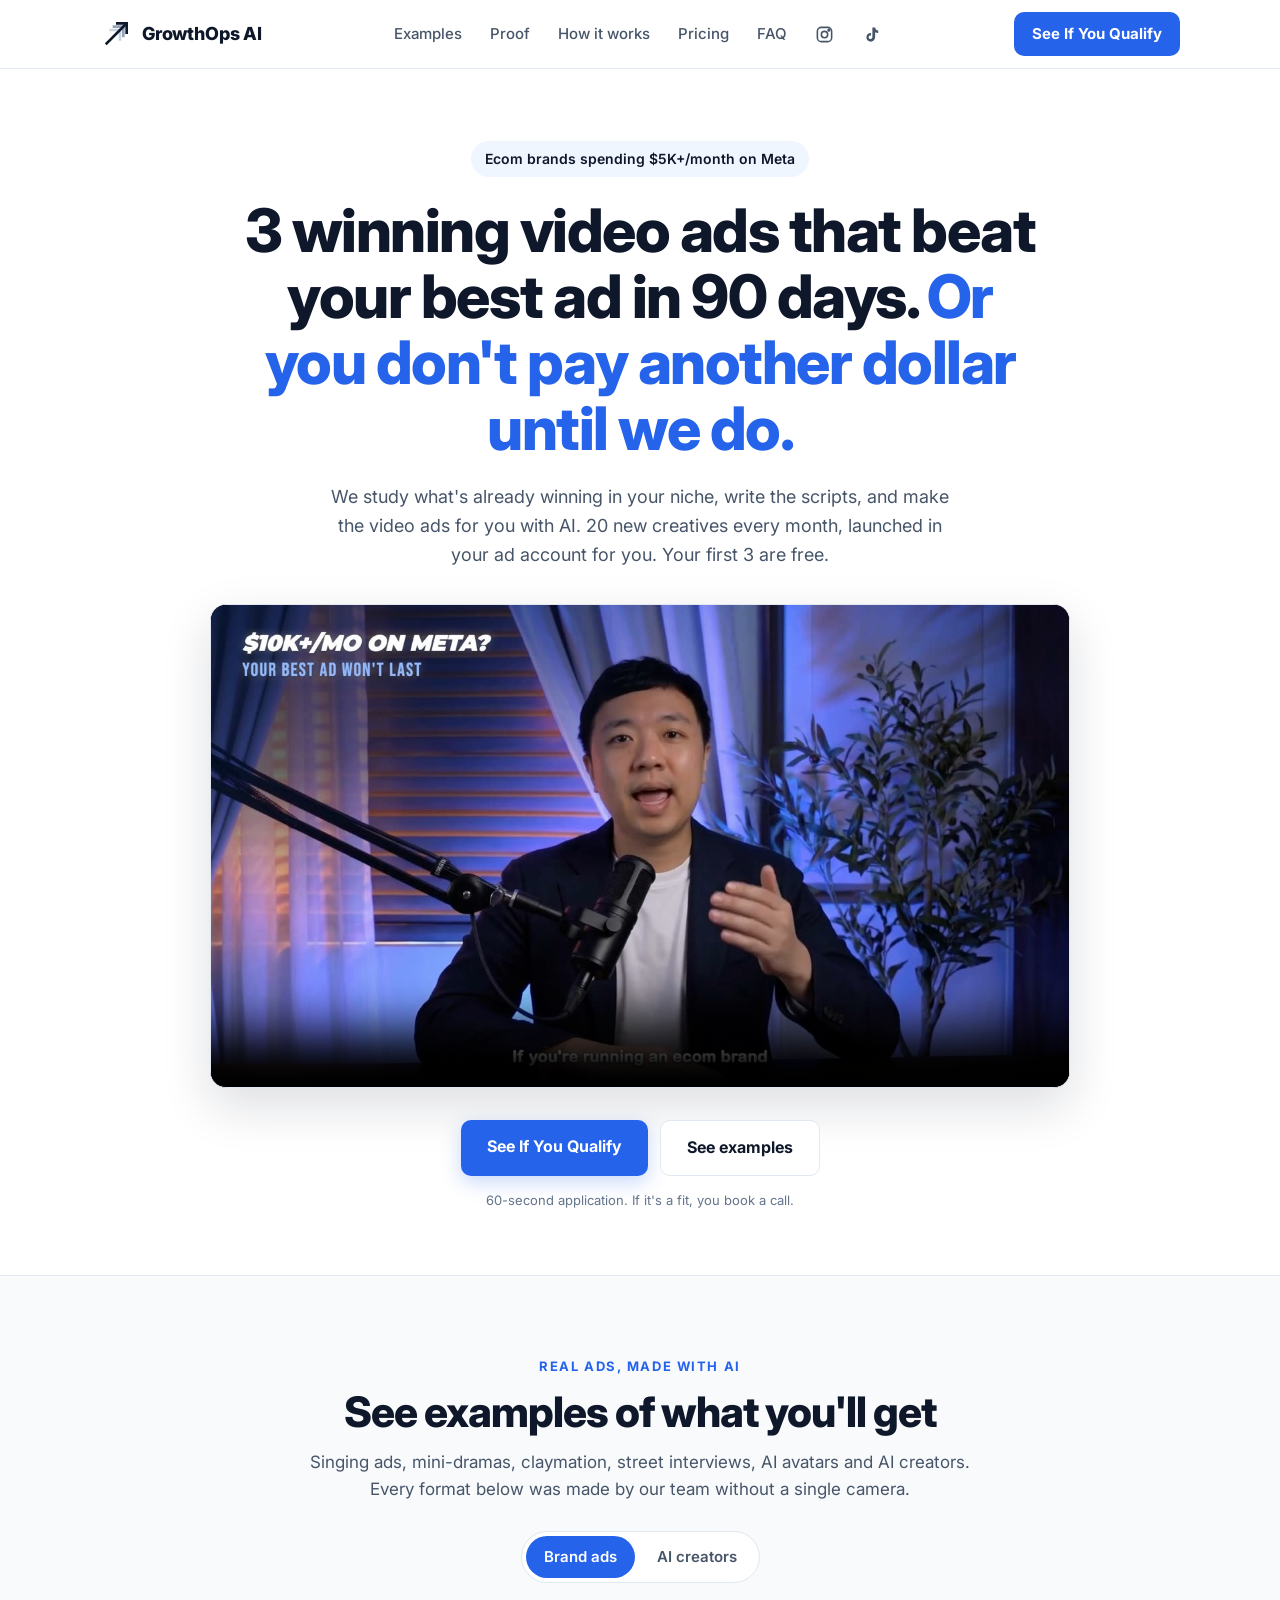
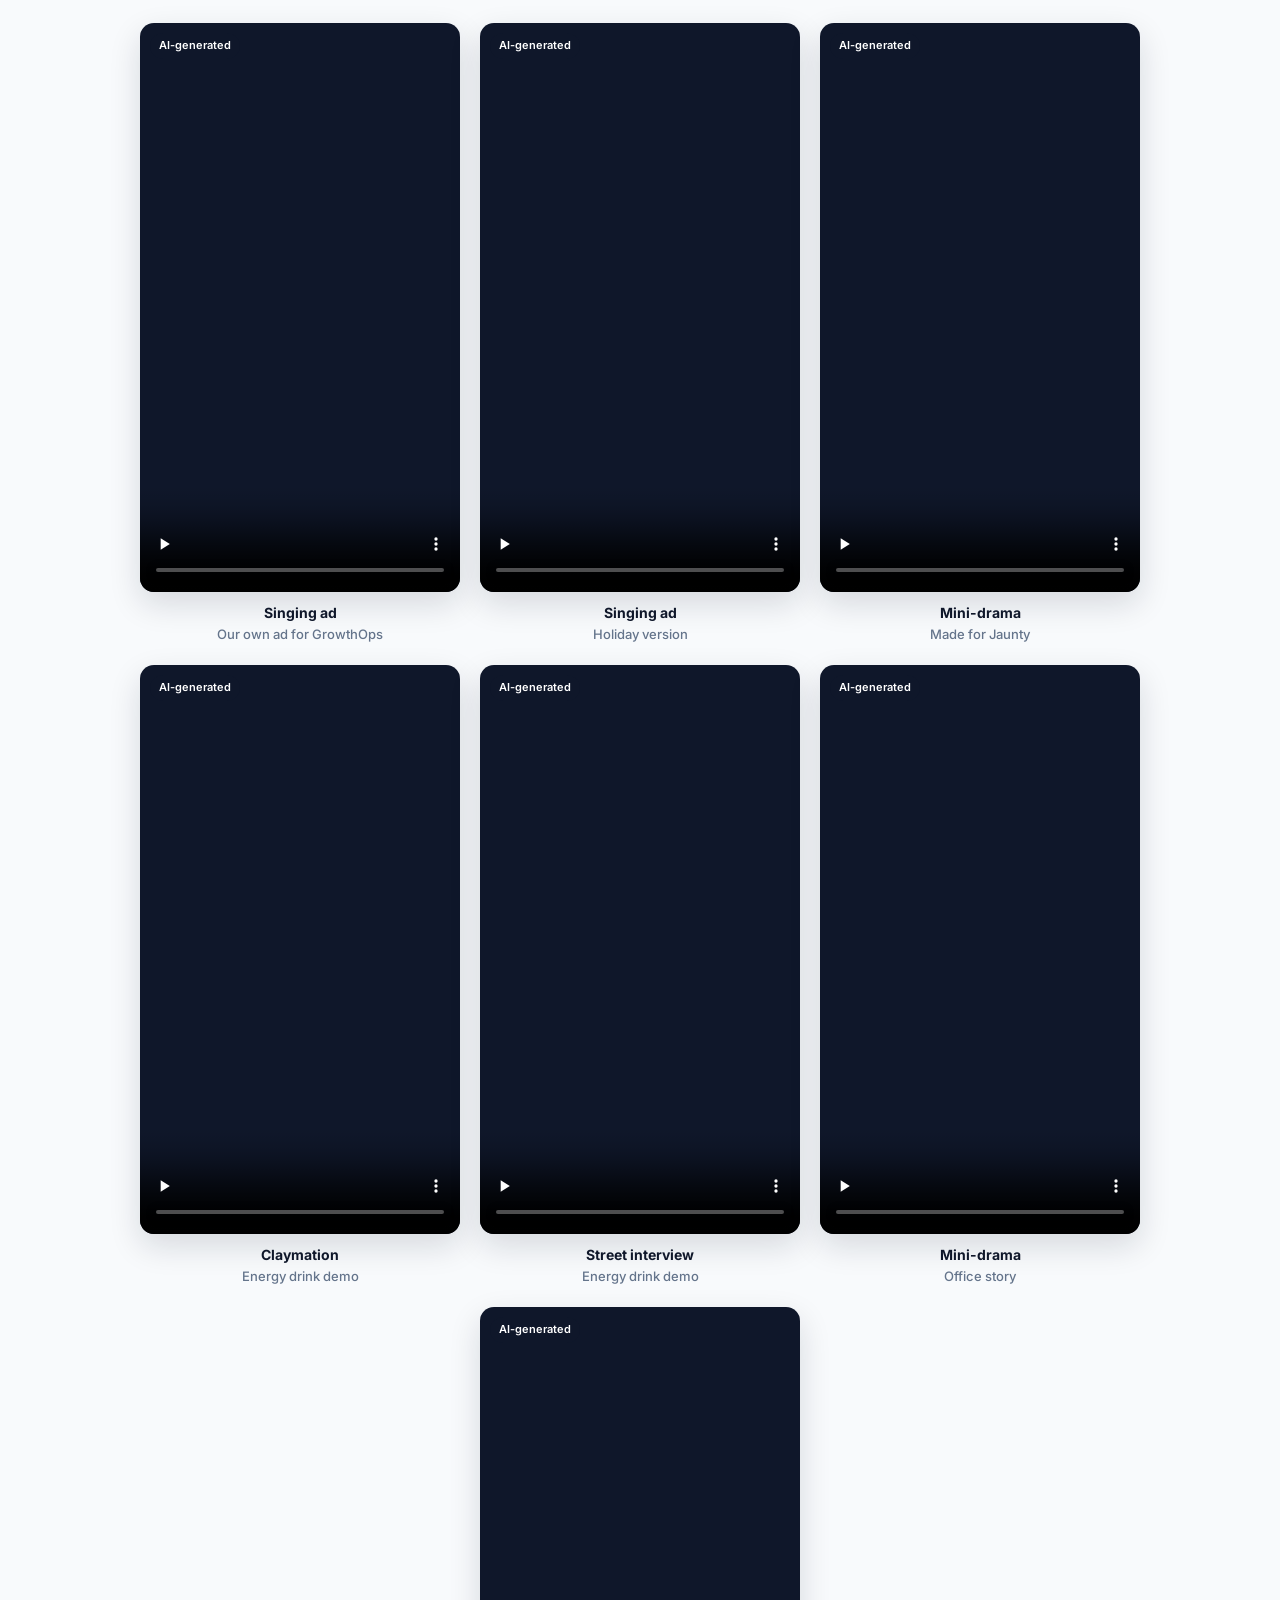
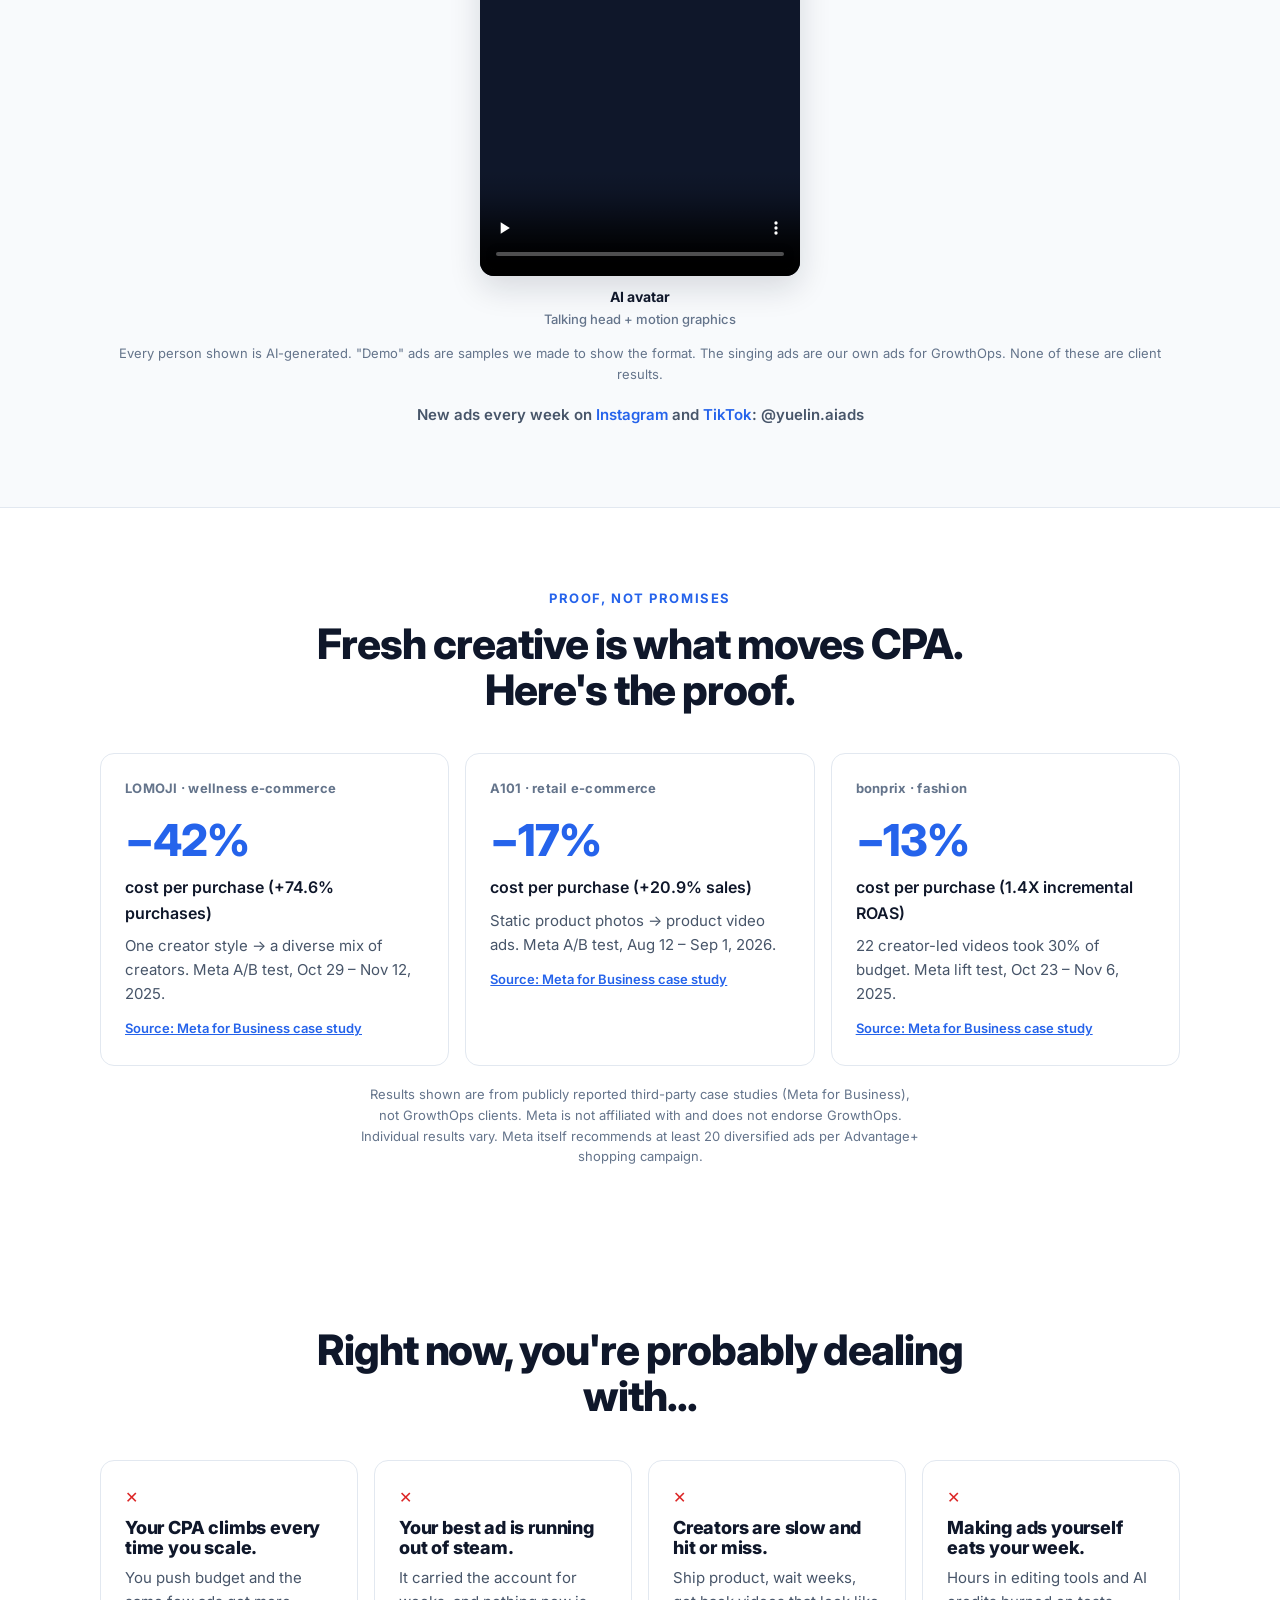
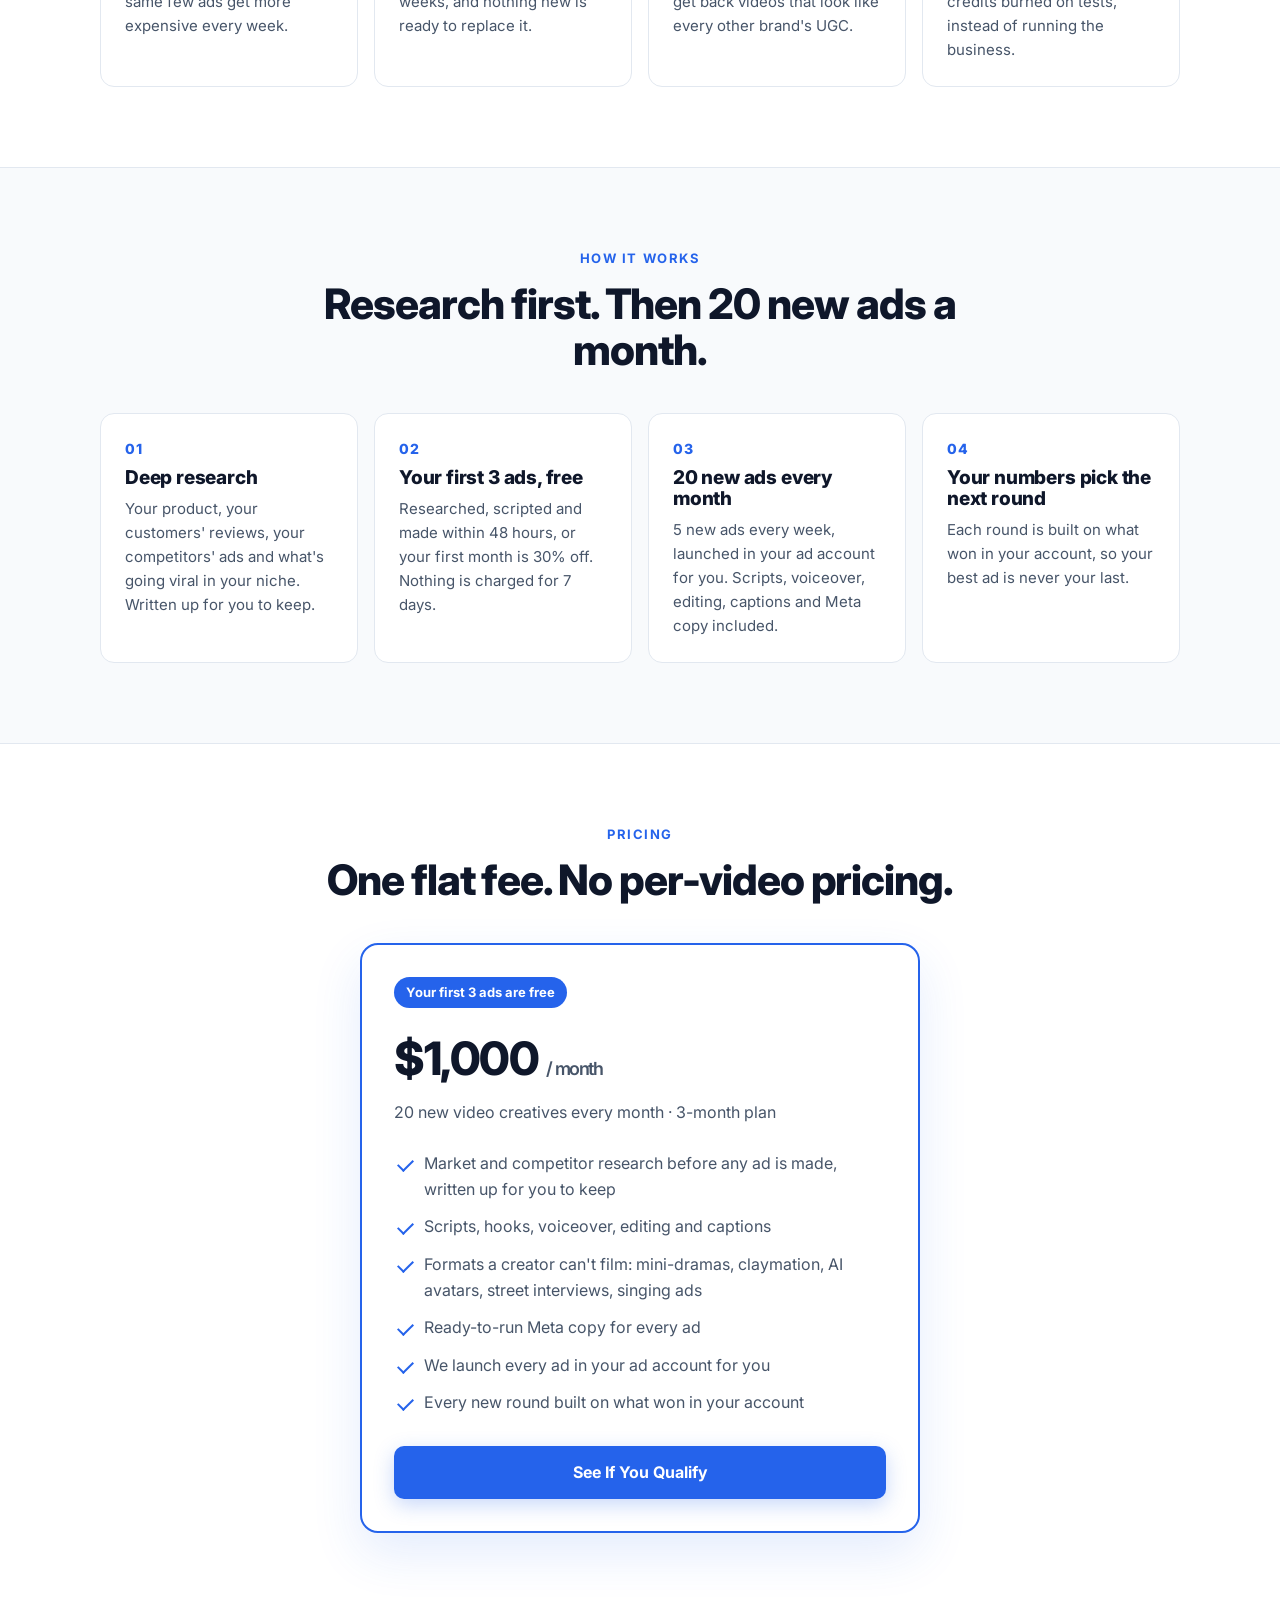
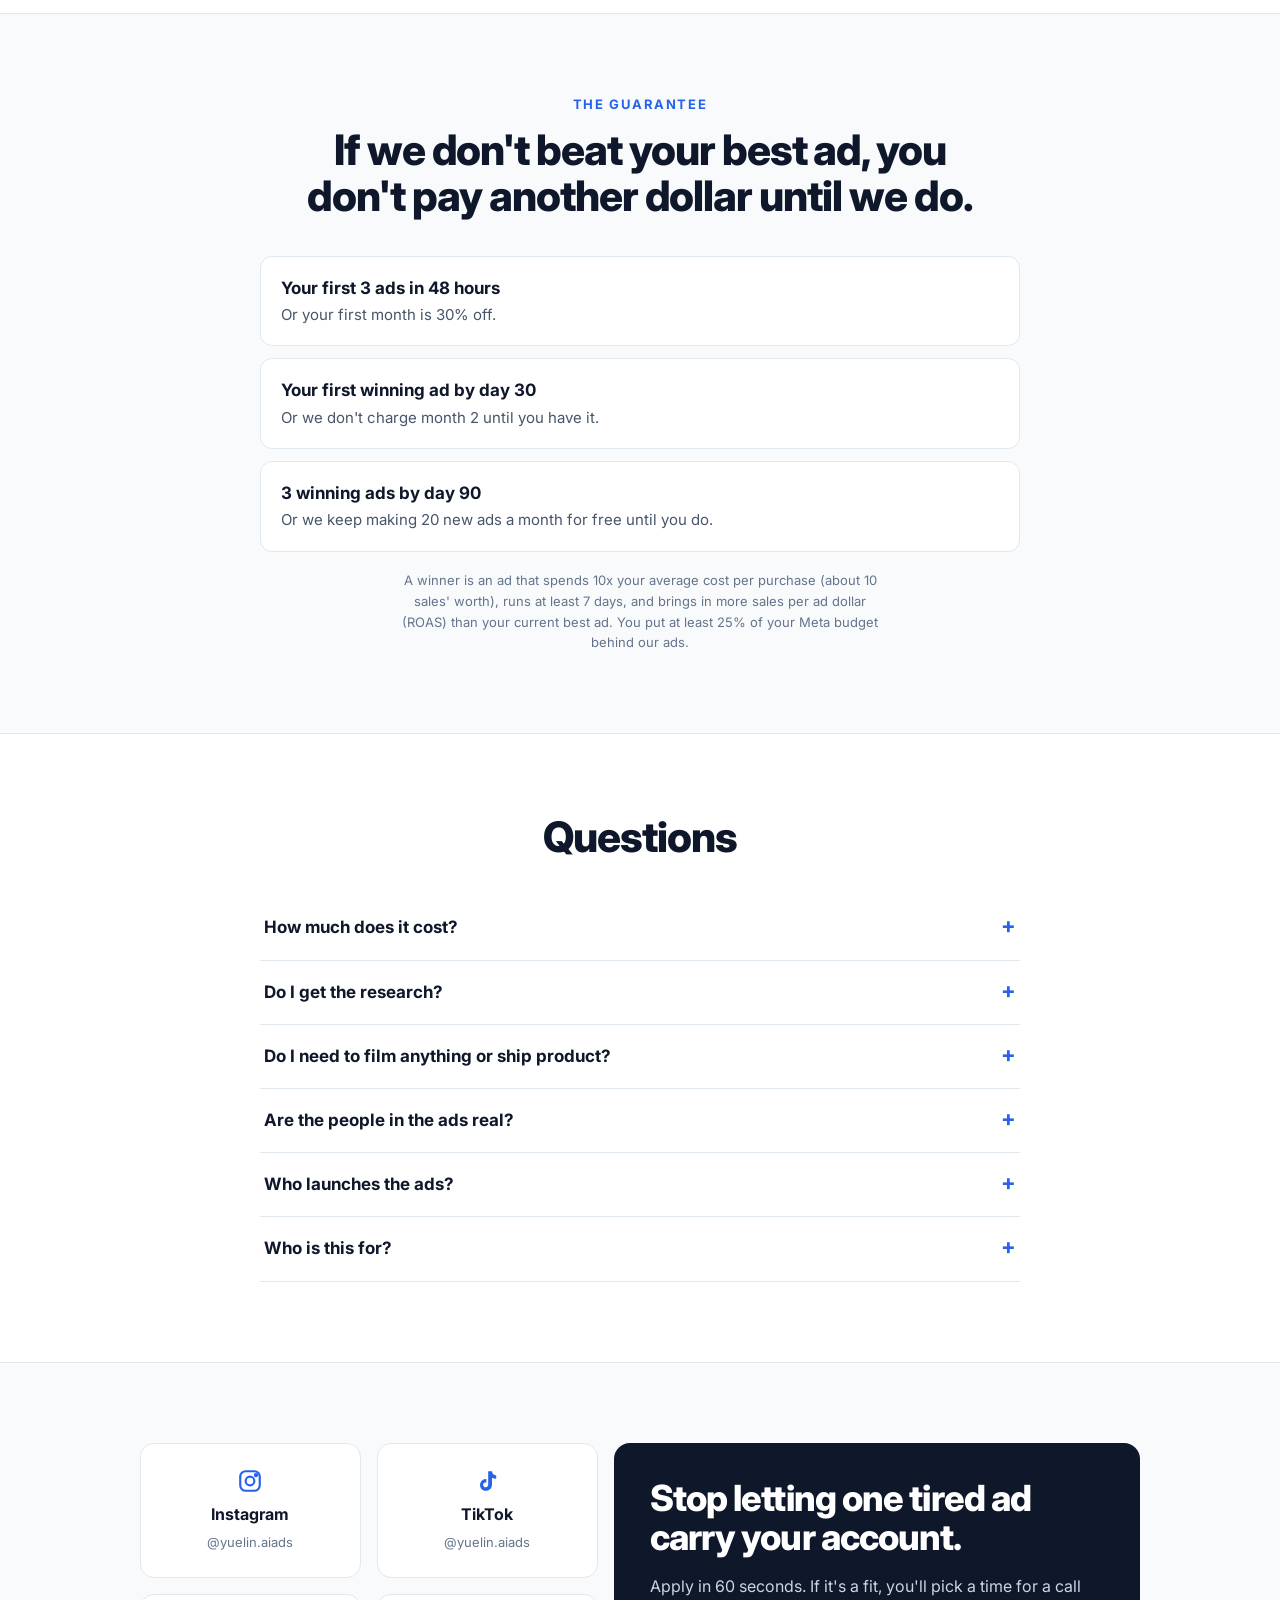
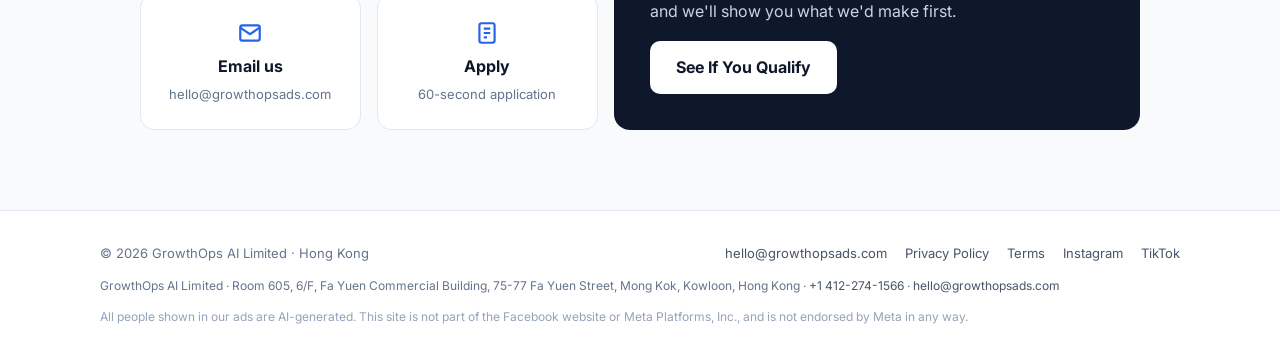
<file: index.html>
<!doctype html><html lang="en"><head><meta charset="utf-8"><meta name="viewport" content="width=device-width,initial-scale=1">
<title>GrowthOps AI · AI video ads for Meta, guaranteed</title>
<meta name="description" content="For ecom brands spending $5K+ a month on Meta: 20 new AI video ads a month, built on deep research. 3 winning ads in 90 days, or you don't pay another dollar until we do. First 3 ads free.">
<meta property="og:title" content="GrowthOps AI · 3 winning video ads in 90 days">
<meta property="og:description" content="20 new AI video ads a month, built on research into your market and what's winning in your niche. Your first 3 are free.">
<meta property="og:image" content="https://assets.cdn.filesafe.space/vjYn6JWwqqvbUFm8tBEt/media/6ae0801b2d54004a64395b63.jpg">
<link rel="icon" href="favicon.ico" sizes="any"><link rel="icon" href="favicon.svg" type="image/svg+xml"><link rel="apple-touch-icon" href="apple-touch-icon.png">
<link rel="preconnect" href="https://fonts.googleapis.com"><link href="https://fonts.googleapis.com/css2?family=Inter:wght@400;500;600;700;800&display=swap" rel="stylesheet">
<link rel="stylesheet" href="site.css">
<style>
.hero{padding:72px 0 64px;text-align:center}
.hero h1{font-size:clamp(34px,5.4vw,60px);max-width:20ch;margin:20px auto 0}
.hero .lead{margin:22px auto 0;font-size:18px;color:var(--mut);max-width:58ch}
.vsl-hero{max-width:860px;margin:34px auto 0;border-radius:16px;overflow:hidden;border:1px solid var(--line);box-shadow:0 18px 50px rgba(15,23,42,.14);background:#0F172A}
.vsl-hero video{display:block;width:100%;aspect-ratio:16/9;background:#0F172A}
.cta-row{display:flex;gap:12px;justify-content:center;flex-wrap:wrap;margin-top:32px}
.grid{display:flex;flex-wrap:wrap;justify-content:center;gap:20px;margin-top:40px}
.grid figure{margin:0;width:calc((100% - 40px)/3);max-width:320px;min-width:150px}
.grid video{display:block;width:100%;aspect-ratio:9/16;object-fit:cover;background:#0F172A;border-radius:14px;box-shadow:0 12px 32px rgba(15,23,42,.14)}
.grid figcaption{margin-top:10px;font-weight:700;font-size:14px}
.grid figcaption span{display:block;font-weight:500;color:var(--mut2);font-size:13px}
.grid[hidden]{display:none}
.ig-line{margin-top:18px;font-weight:600;font-size:15px;color:var(--mut)}.ig-line a{color:var(--acc);text-decoration:none}.ig-line a:hover{text-decoration:underline}
.links .soc{display:flex;align-items:center}.links .soc svg{width:19px;height:19px}
.grid figure{position:relative}.grid figure::before{content:"AI-generated";position:absolute;top:10px;left:10px;z-index:1;font-size:11px;font-weight:600;color:#fff;background:rgba(15,23,42,.62);padding:4px 9px;border-radius:999px;pointer-events:none}
.endgrid{display:grid;grid-template-columns:1fr 1.15fr;gap:16px;text-align:left;max-width:1000px;margin:0 auto}
.tiles{display:grid;grid-template-columns:1fr 1fr;gap:16px}
.tile{display:flex;flex-direction:column;align-items:center;justify-content:center;gap:4px;text-align:center;text-decoration:none;background:#fff;border:1px solid var(--line);border-radius:14px;padding:22px 12px;transition:border-color .15s,box-shadow .15s}
.tile:hover{border-color:var(--acc);box-shadow:0 8px 24px rgba(37,99,235,.12)}
.tile svg{width:26px;height:26px;color:var(--acc);margin-bottom:4px}.tile b{font-size:16px}.tile span{font-size:13px;color:var(--mut2);word-break:break-all}
.endcard{background:#0F172A;color:#fff;border-radius:16px;padding:36px;display:flex;flex-direction:column;justify-content:center;gap:16px}
.endcard h2{color:#fff;margin:0;max-width:none;font-size:clamp(26px,3.2vw,36px)}.endcard p{color:#CBD5E1;font-size:16px}
.btn-light{align-self:flex-start;background:#fff;color:#0F172A;box-shadow:none}.btn-light:hover{background:#E2E8F0}
@media(max-width:760px){.endgrid{grid-template-columns:1fr}.endcard{padding:28px}}
.tabs{display:inline-flex;gap:4px;margin-top:28px;background:#fff;border:1px solid var(--line);border-radius:999px;padding:4px}
.tabs button{font:inherit;font-weight:600;font-size:15px;border:0;background:none;color:var(--mut);padding:9px 18px;border-radius:999px;cursor:pointer}
.tabs button.on{background:var(--acc);color:#fff}
.proof .who{font-weight:700;font-size:13px;color:var(--mut2);letter-spacing:.02em}
.proof .big{font-size:44px;font-weight:800;color:var(--acc);letter-spacing:-.03em;margin-top:6px}
.proof .what{font-weight:600}
.proof a{display:inline-block;margin-top:12px;font-size:13px;color:var(--acc);font-weight:600}
.cards{display:grid;grid-template-columns:repeat(auto-fit,minmax(230px,1fr));gap:16px;margin-top:40px;text-align:left}
.card{background:#fff;border:1px solid var(--line);border-radius:14px;padding:24px}
.card .n{font-weight:800;color:var(--acc);font-size:14px;letter-spacing:.08em}
.card h3{font-size:19px;margin-top:8px;letter-spacing:-.01em}
.card p{margin-top:8px;color:var(--mut);font-size:15px}
.pain .card h3{font-size:18px}
.pain .card .x{color:#DC2626;font-weight:800}
.price{max-width:560px;margin:40px auto 0;text-align:left;background:#fff;border:2px solid var(--acc);border-radius:18px;padding:32px;box-shadow:0 20px 50px rgba(37,99,235,.12)}
.price .tag{display:inline-block;background:var(--acc);color:#fff;font-weight:700;font-size:13px;padding:5px 12px;border-radius:999px}
.price .amt{font-size:46px;font-weight:800;margin-top:14px;letter-spacing:-.03em}
.price .amt small{font-size:18px;color:var(--mut);font-weight:600}
.price .sub{color:var(--mut);margin-top:4px}
.price .list{margin-top:20px}
.price .list li{border:none;padding:6px 0 6px 30px;margin:0;background:none}
.price .list li::before{left:4px;top:14px}
.price .btn{display:block;text-align:center;margin-top:24px}
.guar{max-width:760px;margin:36px auto 0;display:grid;gap:12px;text-align:left}
.guar div{background:#fff;border:1px solid var(--line);border-radius:12px;padding:18px 20px}
.guar b{display:block;font-size:17px}
.guar span{color:var(--mut);font-size:15px}
.faq{max-width:760px;margin:36px auto 0;text-align:left}
.faq details{border-bottom:1px solid var(--line);padding:18px 4px}
.faq summary{cursor:pointer;font-weight:700;font-size:17px;list-style:none;display:flex;justify-content:space-between;gap:16px}
.faq summary::after{content:"+";color:var(--acc);font-size:22px;line-height:1}
.faq details[open] summary::after{content:"–"}
.faq p{margin-top:10px;color:var(--mut)}
.final{background:var(--soft);border-top:1px solid var(--line)}
@media(max-width:640px){.grid{gap:12px}.grid figure{width:calc((100% - 12px)/2)}.hero{padding:48px 0 48px}.sec{padding:60px 0}.price{padding:24px}}
</style>
<script>
!function(f,b,e,v,n,t,s){if(f.fbq)return;n=f.fbq=function(){n.callMethod?n.callMethod.apply(n,arguments):n.queue.push(arguments)};if(!f._fbq)f._fbq=n;n.push=n;n.loaded=!0;n.version='2.0';n.queue=[];t=b.createElement(e);t.async=!0;t.src=v;s=b.getElementsByTagName(e)[0];s.parentNode.insertBefore(t,s)}(window,document,'script','https://connect.facebook.net/en_US/fbevents.js');
fbq('init','1099020262837967');fbq('track','PageView');
</script>
</head>
<body>
<header class="nav"><div class="wrap">
  <a class="brand" href="./"><img src="logo.svg" alt=""><span>GrowthOps AI</span></a>
  <nav class="links"><a href="#work">Examples</a><a href="#proof">Proof</a><a href="#how">How it works</a><a href="#pricing">Pricing</a><a href="#faq">FAQ</a><a class="soc" href="https://www.instagram.com/yuelin.aiads/" target="_blank" rel="noopener" aria-label="Instagram"><svg viewBox="0 0 24 24" fill="none" stroke="currentColor" stroke-width="2" aria-hidden="true"><rect x="3" y="3" width="18" height="18" rx="5"/><circle cx="12" cy="12" r="4"/><circle cx="17.5" cy="6.5" r="1" fill="currentColor"/></svg></a><a class="soc" href="https://www.tiktok.com/@yuelin.aiads" target="_blank" rel="noopener" aria-label="TikTok"><svg viewBox="0 0 24 24" fill="currentColor" aria-hidden="true"><path d="M16.6 3c.3 2.2 1.6 3.7 3.9 3.9v3.1c-1.4.1-2.7-.3-3.9-1v6.2c0 3.6-2.6 6-5.9 5.8-3.6-.2-5.9-3.5-4.9-7 .7-2.4 3-4 5.6-3.8v3.2c-.4-.1-.8-.1-1.2 0-1.3.3-2 1.5-1.7 2.8.3 1.1 1.4 1.8 2.6 1.6 1.2-.2 2-1.2 2-2.5V3h3.5z"/></svg></a></nav>
  <a class="btn btn-sm" href="https://go.growthopsads.com/guarantee-page-7169">See If You Qualify</a>
</div></header>

<main>
<section class="hero"><div class="wrap">
  <span class="pill">Ecom brands spending $5K+/month on Meta</span>
  <h1>3 winning video ads that beat your best ad in 90 days. <span class="hl">Or you don't pay another dollar until we do.</span></h1>
  <p class="lead">We study what's already winning in your niche, write the scripts, and make the video ads for you with AI. 20 new creatives every month, launched in your ad account for you. Your first 3 are free.</p>
  <div class="vsl-hero"><video controls playsinline preload="metadata" poster="home-vsl-poster.jpg" src="home-vsl.mp4" aria-label="How GrowthOps works, 80-second video"></video></div>
  <div class="cta-row"><a class="btn" href="https://go.growthopsads.com/guarantee-page-7169">See If You Qualify</a><a class="btn btn-ghost" href="#work">See examples</a></div>
  <p class="note">60-second application. If it's a fit, you book a call.</p>
</div></section>

<section class="sec soft" id="work"><div class="wrap">
  <div class="eyebrow">Real ads, made with AI</div>
  <h2>See examples of what you'll get</h2>
  <p class="lead">Singing ads, mini-dramas, claymation, street interviews, AI avatars and AI creators. Every format below was made by our team without a single camera.</p>
  <div class="tabs" role="tablist"><button class="on" data-for="brand">Brand ads</button><button data-for="creators">AI creators</button></div>
  <div class="grid" data-tab="brand">
    <figure><video controls playsinline preload="none" poster="https://assets.cdn.filesafe.space/vjYn6JWwqqvbUFm8tBEt/media/6ae0801b2d54004a64395b63.jpg" src="https://assets.cdn.filesafe.space/vjYn6JWwqqvbUFm8tBEt/media/6ae07edad542268bb45ffb23.mp4"></video><figcaption>Singing ad<span>Our own ad for GrowthOps</span></figcaption></figure>
    <figure><video controls playsinline preload="none" poster="https://assets.cdn.filesafe.space/vjYn6JWwqqvbUFm8tBEt/media/6ae0801bc62ddbd638d39a1c.jpg" src="https://assets.cdn.filesafe.space/vjYn6JWwqqvbUFm8tBEt/media/6ae07edac62ddbd638d3839a.mp4"></video><figcaption>Singing ad<span>Holiday version</span></figcaption></figure>
    <figure><video controls playsinline preload="none" poster="https://assets.cdn.filesafe.space/vjYn6JWwqqvbUFm8tBEt/media/6adb352dac05a0d91fe19c22.jpg" src="https://assets.cdn.filesafe.space/vjYn6JWwqqvbUFm8tBEt/media/6adb359dac05a0d91fe1a840.mp4"></video><figcaption>Mini-drama<span>Made for Jaunty</span></figcaption></figure>
    <figure><video controls playsinline preload="none" poster="https://assets.cdn.filesafe.space/vjYn6JWwqqvbUFm8tBEt/media/6adb352da0c3fa1f7d9270de.jpg" src="https://assets.cdn.filesafe.space/vjYn6JWwqqvbUFm8tBEt/media/6adb357d3699fd27a0b42d91.mp4"></video><figcaption>Claymation<span>Energy drink demo</span></figcaption></figure>
    <figure><video controls playsinline preload="none" poster="https://assets.cdn.filesafe.space/vjYn6JWwqqvbUFm8tBEt/media/6adb352dfdcb71bb829159cc.jpg" src="https://assets.cdn.filesafe.space/vjYn6JWwqqvbUFm8tBEt/media/6adb3586ac05a0d91fe1a527.mp4"></video><figcaption>Street interview<span>Energy drink demo</span></figcaption></figure>
    <figure><video controls playsinline preload="none" poster="https://assets.cdn.filesafe.space/vjYn6JWwqqvbUFm8tBEt/media/6adb352d55feecaeeac7d639.jpg" src="https://assets.cdn.filesafe.space/vjYn6JWwqqvbUFm8tBEt/media/6adb3598a0c3fa1f7d927e2e.mp4"></video><figcaption>Mini-drama<span>Office story</span></figcaption></figure>
    <figure><video controls playsinline preload="none" poster="https://assets.cdn.filesafe.space/vjYn6JWwqqvbUFm8tBEt/media/6adb352da0c3fa1f7d9270f3.jpg" src="https://assets.cdn.filesafe.space/vjYn6JWwqqvbUFm8tBEt/media/6adb35803699fd27a0b42dfd.mp4"></video><figcaption>AI avatar<span>Talking head + motion graphics</span></figcaption></figure>
  </div>
  <div class="grid" data-tab="creators" hidden>
    <figure><video controls playsinline preload="none" poster="https://assets.cdn.filesafe.space/vjYn6JWwqqvbUFm8tBEt/media/6adb352da0c3fa1f7d9270f1.jpg" src="https://assets.cdn.filesafe.space/vjYn6JWwqqvbUFm8tBEt/media/6adb35a155feecaeeac7e3b9.mp4"></video><figcaption>AI creator<span>Couple dance</span></figcaption></figure>
    <figure><video controls playsinline preload="none" poster="https://assets.cdn.filesafe.space/vjYn6JWwqqvbUFm8tBEt/media/6adb352e55feecaeeac7d682.jpg" src="https://assets.cdn.filesafe.space/vjYn6JWwqqvbUFm8tBEt/media/6adb35a4a0c3fa1f7d927f69.mp4"></video><figcaption>AI creator<span>Group trend</span></figcaption></figure>
    <figure><video controls playsinline preload="none" poster="https://assets.cdn.filesafe.space/vjYn6JWwqqvbUFm8tBEt/media/6adb352e55feecaeeac7d683.jpg" src="https://assets.cdn.filesafe.space/vjYn6JWwqqvbUFm8tBEt/media/6adb35a7fdcb71bb82916957.mp4"></video><figcaption>AI creator<span>Lifestyle</span></figcaption></figure>
    <figure><video controls playsinline preload="none" poster="https://assets.cdn.filesafe.space/vjYn6JWwqqvbUFm8tBEt/media/6adb352ea0c3fa1f7d927130.jpg" src="https://assets.cdn.filesafe.space/vjYn6JWwqqvbUFm8tBEt/media/6adb35aca0c3fa1f7d928025.mp4"></video><figcaption>AI creator<span>Fitness</span></figcaption></figure>
  </div>
  <p class="note">Every person shown is AI-generated. "Demo" ads are samples we made to show the format. The singing ads are our own ads for GrowthOps. None of these are client results.</p>
  <p class="ig-line">New ads every week on <a href="https://www.instagram.com/yuelin.aiads/" target="_blank" rel="noopener">Instagram</a> and <a href="https://www.tiktok.com/@yuelin.aiads" target="_blank" rel="noopener">TikTok</a>: @yuelin.aiads</p>
</div></section>

<section class="sec" id="proof"><div class="wrap">
  <div class="eyebrow">Proof, not promises</div>
  <h2>Fresh creative is what moves CPA. Here's the proof.</h2>
  <div class="cards proof">
    <div class="card"><div class="who">LOMOJI · wellness e-commerce</div><div class="big">−42%</div><div class="what">cost per purchase (+74.6% purchases)</div><p>One creator style → a diverse mix of creators. Meta A/B test, Oct 29 – Nov 12, 2025.</p><a href="https://www.facebook.com/business/success/lomoji" target="_blank" rel="noopener">Source: Meta for Business case study</a></div>
    <div class="card"><div class="who">A101 · retail e-commerce</div><div class="big">−17%</div><div class="what">cost per purchase (+20.9% sales)</div><p>Static product photos → product video ads. Meta A/B test, Aug 12 – Sep 1, 2026.</p><a href="https://www.facebook.com/business/success/a101" target="_blank" rel="noopener">Source: Meta for Business case study</a></div>
    <div class="card"><div class="who">bonprix · fashion</div><div class="big">−13%</div><div class="what">cost per purchase (1.4X incremental ROAS)</div><p>22 creator-led videos took 30% of budget. Meta lift test, Oct 23 – Nov 6, 2025.</p><a href="https://www.facebook.com/business/success/3-bonprix" target="_blank" rel="noopener">Source: Meta for Business case study</a></div>
  </div>
  <p class="note" style="max-width:70ch;margin:18px auto 0">Results shown are from publicly reported third-party case studies (Meta for Business), not GrowthOps clients. Meta is not affiliated with and does not endorse GrowthOps. Individual results vary. Meta itself recommends at least 20 diversified ads per Advantage+ shopping campaign.</p>
</div></section>

<section class="sec pain"><div class="wrap">
  <h2>Right now, you're probably dealing with...</h2>
  <div class="cards">
    <div class="card"><span class="x">✕</span><h3>Your CPA climbs every time you scale.</h3><p>You push budget and the same few ads get more expensive every week.</p></div>
    <div class="card"><span class="x">✕</span><h3>Your best ad is running out of steam.</h3><p>It carried the account for weeks, and nothing new is ready to replace it.</p></div>
    <div class="card"><span class="x">✕</span><h3>Creators are slow and hit or miss.</h3><p>Ship product, wait weeks, get back videos that look like every other brand's UGC.</p></div>
    <div class="card"><span class="x">✕</span><h3>Making ads yourself eats your week.</h3><p>Hours in editing tools and AI credits burned on tests, instead of running the business.</p></div>
  </div>
</div></section>

<section class="sec soft" id="how"><div class="wrap">
  <div class="eyebrow">How it works</div>
  <h2>Research first. Then 20 new ads a month.</h2>
  <div class="cards">
    <div class="card"><div class="n">01</div><h3>Deep research</h3><p>Your product, your customers' reviews, your competitors' ads and what's going viral in your niche. Written up for you to keep.</p></div>
    <div class="card"><div class="n">02</div><h3>Your first 3 ads, free</h3><p>Researched, scripted and made within 48 hours, or your first month is 30% off. Nothing is charged for 7 days.</p></div>
    <div class="card"><div class="n">03</div><h3>20 new ads every month</h3><p>5 new ads every week, launched in your ad account for you. Scripts, voiceover, editing, captions and Meta copy included.</p></div>
    <div class="card"><div class="n">04</div><h3>Your numbers pick the next round</h3><p>Each round is built on what won in your account, so your best ad is never your last.</p></div>
  </div>
</div></section>

<section class="sec" id="pricing"><div class="wrap">
  <div class="eyebrow">Pricing</div>
  <h2>One flat fee. No per-video pricing.</h2>
  <div class="price">
    <span class="tag">Your first 3 ads are free</span>
    <div class="amt">$1,000 <small>/ month</small></div>
    <div class="sub">20 new video creatives every month · 3-month plan</div>
    <ul class="list">
      <li>Market and competitor research before any ad is made, written up for you to keep</li>
      <li>Scripts, hooks, voiceover, editing and captions</li>
      <li>Formats a creator can't film: mini-dramas, claymation, AI avatars, street interviews, singing ads</li>
      <li>Ready-to-run Meta copy for every ad</li>
      <li>We launch every ad in your ad account for you</li>
      <li>Every new round built on what won in your account</li>
    </ul>
    <a class="btn" href="https://go.growthopsads.com/guarantee-page-7169">See If You Qualify</a>
  </div>
</div></section>

<section class="sec soft"><div class="wrap">
  <div class="eyebrow">The guarantee</div>
  <h2>If we don't beat your best ad, you don't pay another dollar until we do.</h2>
  <div class="guar">
    <div><b>Your first 3 ads in 48 hours</b><span>Or your first month is 30% off.</span></div>
    <div><b>Your first winning ad by day 30</b><span>Or we don't charge month 2 until you have it.</span></div>
    <div><b>3 winning ads by day 90</b><span>Or we keep making 20 new ads a month for free until you do.</span></div>
  </div>
  <p class="note" style="max-width:62ch;margin:18px auto 0">A winner is an ad that spends 10x your average cost per purchase (about 10 sales' worth), runs at least 7 days, and brings in more sales per ad dollar (ROAS) than your current best ad. You put at least 25% of your Meta budget behind our ads.</p>
</div></section>

<section class="sec" id="faq"><div class="wrap">
  <h2>Questions</h2>
  <div class="faq">
    <details><summary>How much does it cost?</summary><p>$1,000 a month for 20 new video creatives, on a 3-month plan. Your first 3 ads are free, and nothing is charged for 7 days.</p></details>
    <details><summary>Do I get the research?</summary><p>Yes. Before we make any ad, we research your market, your customers and your competitors, and you keep the written report.</p></details>
    <details><summary>Do I need to film anything or ship product?</summary><p>No. Every ad is made with AI, so there is nothing to film and no product to ship.</p></details>
    <details><summary>Are the people in the ads real?</summary><p>No. Every person in our ads is AI-generated, and we never present them as real customers.</p></details>
    <details><summary>Who launches the ads?</summary><p>We do. You give us partner access to your Meta ad account, and we launch every new ad for you.</p></details>
    <details><summary>Who is this for?</summary><p>E-commerce brands already spending $5K or more a month on Meta, where fresh creative is the bottleneck.</p></details>
  </div>
</div></section>

<section class="sec final"><div class="wrap">
  <div class="endgrid">
    <div class="tiles">
      <a class="tile" href="https://www.instagram.com/yuelin.aiads/" target="_blank" rel="noopener"><svg viewBox="0 0 24 24" fill="none" stroke="currentColor" stroke-width="2" aria-hidden="true"><rect x="3" y="3" width="18" height="18" rx="5"/><circle cx="12" cy="12" r="4"/><circle cx="17.5" cy="6.5" r="1" fill="currentColor"/></svg><b>Instagram</b><span>@yuelin.aiads</span></a>
      <a class="tile" href="https://www.tiktok.com/@yuelin.aiads" target="_blank" rel="noopener"><svg viewBox="0 0 24 24" fill="currentColor" aria-hidden="true"><path d="M16.6 3c.3 2.2 1.6 3.7 3.9 3.9v3.1c-1.4.1-2.7-.3-3.9-1v6.2c0 3.6-2.6 6-5.9 5.8-3.6-.2-5.9-3.5-4.9-7 .7-2.4 3-4 5.6-3.8v3.2c-.4-.1-.8-.1-1.2 0-1.3.3-2 1.5-1.7 2.8.3 1.1 1.4 1.8 2.6 1.6 1.2-.2 2-1.2 2-2.5V3h3.5z"/></svg><b>TikTok</b><span>@yuelin.aiads</span></a>
      <a class="tile" href="mailto:hello@growthopsads.com"><svg viewBox="0 0 24 24" fill="none" stroke="currentColor" stroke-width="2" aria-hidden="true"><rect x="3" y="5" width="18" height="14" rx="2"/><path d="m3 7 9 6 9-6"/></svg><b>Email us</b><span>hello@growthopsads.com</span></a>
      <a class="tile" href="https://go.growthopsads.com/guarantee-page-7169"><svg viewBox="0 0 24 24" fill="none" stroke="currentColor" stroke-width="2" aria-hidden="true"><rect x="5" y="3" width="14" height="18" rx="2"/><path d="M9 8h6M9 12h6M9 16h3"/></svg><b>Apply</b><span>60-second application</span></a>
    </div>
    <div class="endcard">
      <h2>Stop letting one tired ad carry your account.</h2>
      <p>Apply in 60 seconds. If it's a fit, you'll pick a time for a call and we'll show you what we'd make first.</p>
      <a class="btn btn-light" href="https://go.growthopsads.com/guarantee-page-7169">See If You Qualify</a>
    </div>
  </div>
</div></section>
</main>

<footer class="foot"><div class="wrap">
  <div>© 2026 GrowthOps AI Limited · Hong Kong</div>
  <div><a href="mailto:hello@growthopsads.com">hello@growthopsads.com</a><a href="privacy.html">Privacy Policy</a><a href="terms.html">Terms</a><a href="https://www.instagram.com/yuelin.aiads/" target="_blank" rel="noopener">Instagram</a><a href="https://www.tiktok.com/@yuelin.aiads" target="_blank" rel="noopener">TikTok</a></div>
  <div class="addr">GrowthOps AI Limited · Room 605, 6/F, Fa Yuen Commercial Building, 75-77 Fa Yuen Street, Mong Kok, Kowloon, Hong Kong · <a href="tel:+14122741566">+1 412-274-1566</a> · <a href="mailto:hello@growthopsads.com">hello@growthopsads.com</a></div>
  <div class="fine">All people shown in our ads are AI-generated. This site is not part of the Facebook website or Meta Platforms, Inc., and is not endorsed by Meta in any way.</div>
</div></footer>
<script>
document.querySelectorAll('#work video').forEach(function(v){v.addEventListener('play',function(){document.querySelectorAll('video').forEach(function(o){if(o!==v&&!o.paused)o.pause()})})});
document.querySelectorAll('.tabs button').forEach(function(b){b.addEventListener('click',function(){document.querySelectorAll('.tabs button').forEach(function(x){x.classList.toggle('on',x===b)});document.querySelectorAll('#work .grid').forEach(function(g){g.hidden=g.dataset.tab!==b.dataset.for});document.querySelectorAll('#work video').forEach(function(v){v.pause()})})});
</script>
<script src="https://widgets.leadconnectorhq.com/loader.js" data-resources-url="https://widgets.leadconnectorhq.com/chat-widget/loader.js" data-widget-id="6ae3ae92388cb81c66cb88e7" data-source="WEB_USER"></script>
</body></html>
</file>
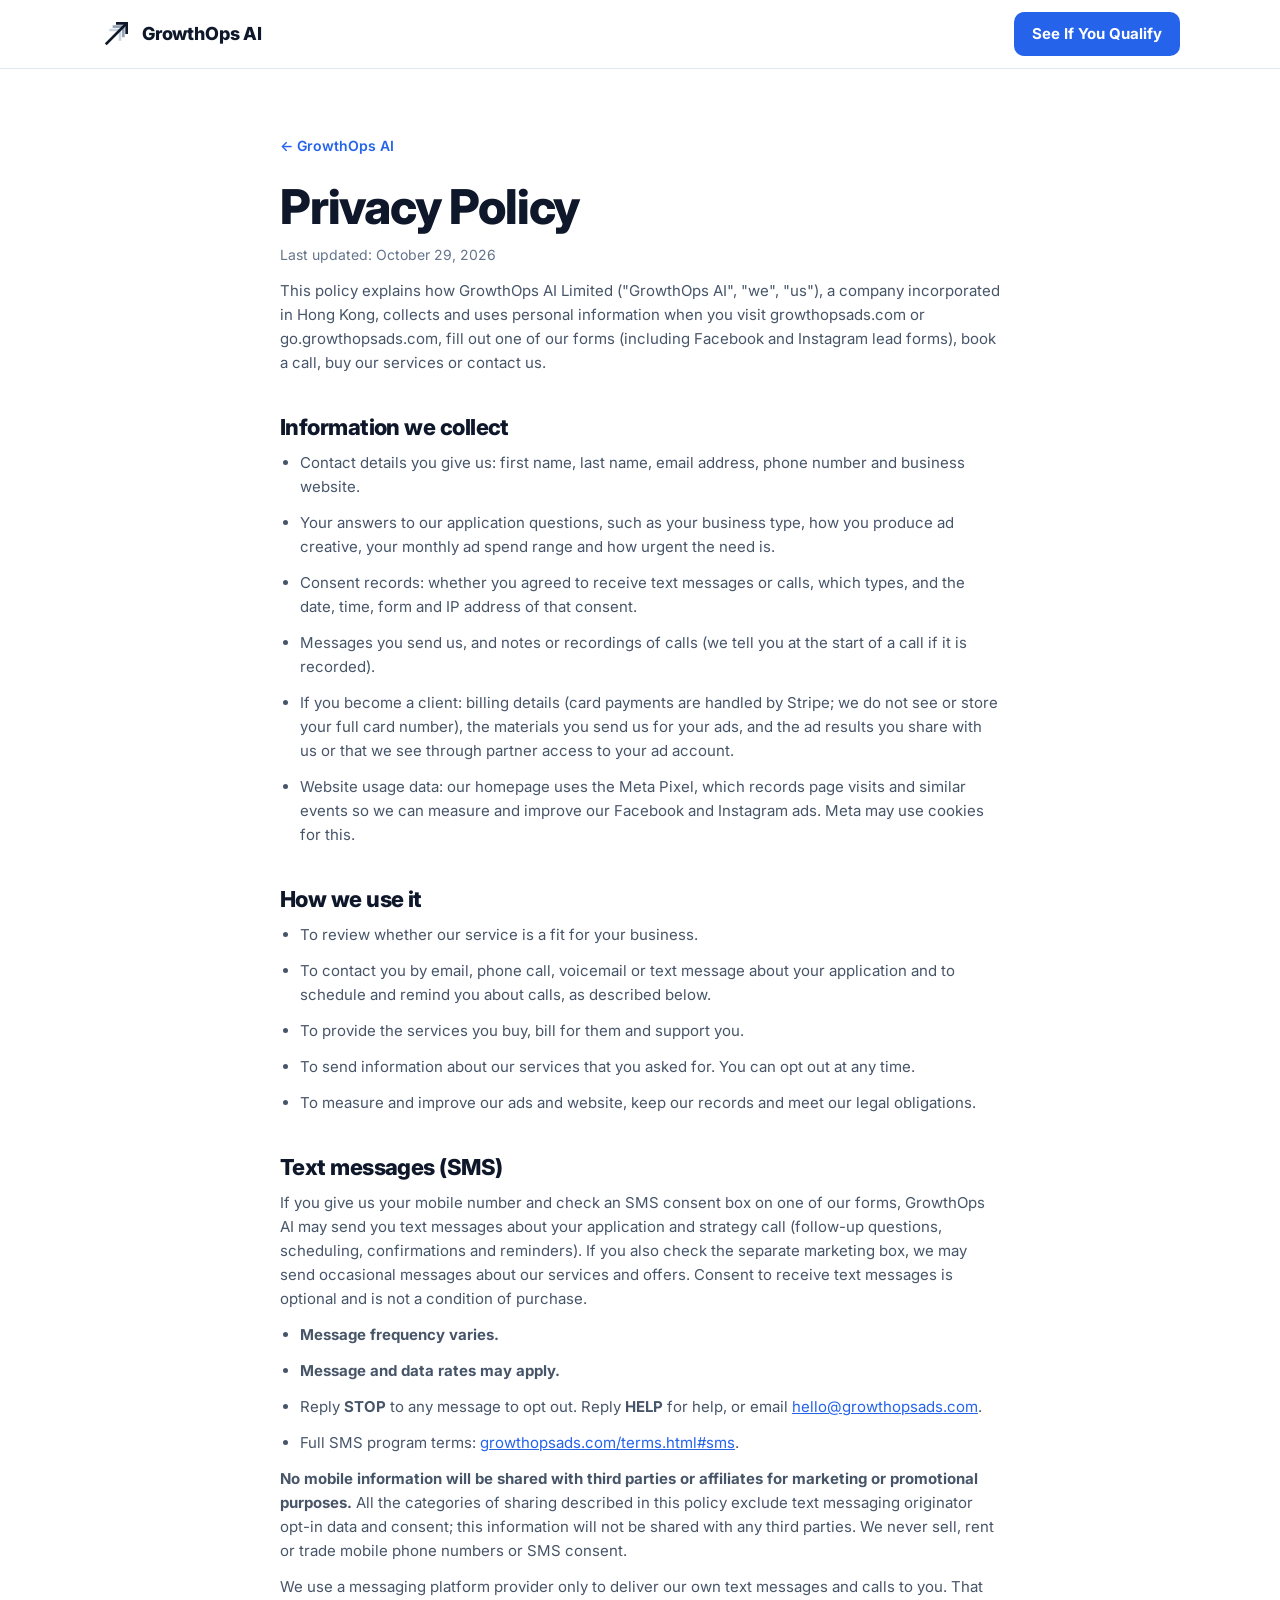
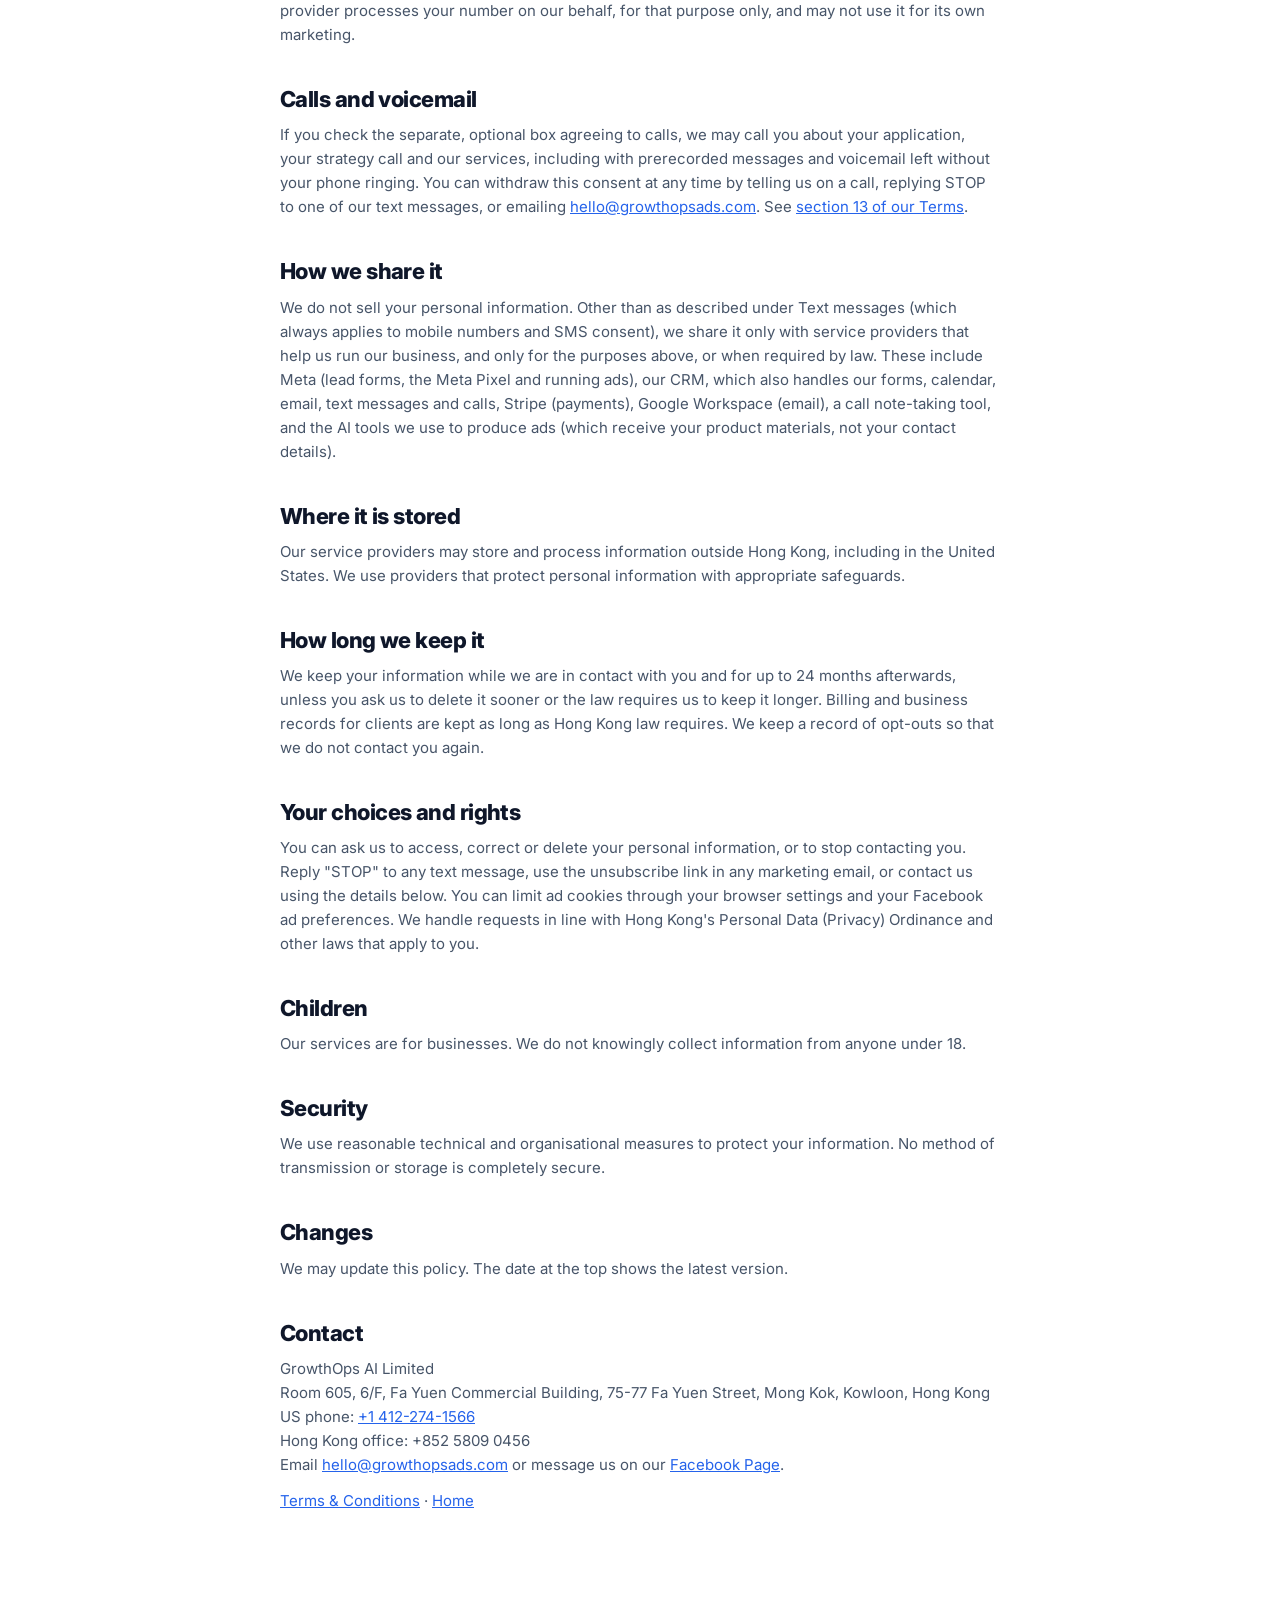
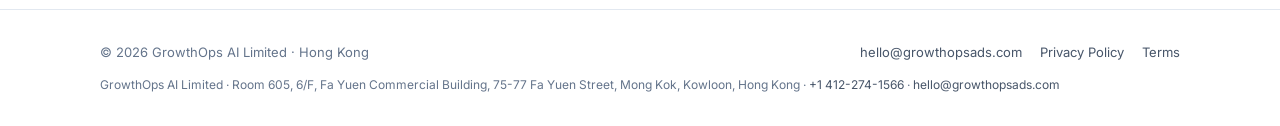
<file: privacy.html>
<!doctype html><html lang="en"><head><meta charset="utf-8"><meta name="viewport" content="width=device-width,initial-scale=1"><link rel="icon" href="favicon.ico" sizes="any"><link rel="icon" href="favicon.svg" type="image/svg+xml"><link rel="apple-touch-icon" href="apple-touch-icon.png"><link rel="preconnect" href="https://fonts.googleapis.com"><link href="https://fonts.googleapis.com/css2?family=Inter:wght@400;500;600;700;800&display=swap" rel="stylesheet"><link rel="stylesheet" href="site.css"><title>Privacy Policy · GrowthOps AI</title></head>
<body>
<header class="nav"><div class="wrap"><a class="brand" href="./"><img src="logo.svg" alt=""><span>GrowthOps AI</span></a><a class="btn btn-sm" href="https://go.growthopsads.com/guarantee-page-7169">See If You Qualify</a></div></header>
<main class="doc">

<a class="back" href="./">← GrowthOps AI</a>
<h1>Privacy Policy</h1>
<p class="meta">Last updated: October 29, 2026</p>

<p>This policy explains how GrowthOps AI Limited ("GrowthOps AI", "we", "us"), a company incorporated in Hong Kong, collects and uses personal information when you visit growthopsads.com or go.growthopsads.com, fill out one of our forms (including Facebook and Instagram lead forms), book a call, buy our services or contact us.</p>

<h2>Information we collect</h2>
<ul>
<li>Contact details you give us: first name, last name, email address, phone number and business website.</li>
<li>Your answers to our application questions, such as your business type, how you produce ad creative, your monthly ad spend range and how urgent the need is.</li>
<li>Consent records: whether you agreed to receive text messages or calls, which types, and the date, time, form and IP address of that consent.</li>
<li>Messages you send us, and notes or recordings of calls (we tell you at the start of a call if it is recorded).</li>
<li>If you become a client: billing details (card payments are handled by Stripe; we do not see or store your full card number), the materials you send us for your ads, and the ad results you share with us or that we see through partner access to your ad account.</li>
<li>Website usage data: our homepage uses the Meta Pixel, which records page visits and similar events so we can measure and improve our Facebook and Instagram ads. Meta may use cookies for this.</li>
</ul>

<h2>How we use it</h2>
<ul>
<li>To review whether our service is a fit for your business.</li>
<li>To contact you by email, phone call, voicemail or text message about your application and to schedule and remind you about calls, as described below.</li>
<li>To provide the services you buy, bill for them and support you.</li>
<li>To send information about our services that you asked for. You can opt out at any time.</li>
<li>To measure and improve our ads and website, keep our records and meet our legal obligations.</li>
</ul>

<h2 id="sms">Text messages (SMS)</h2>
<p>If you give us your mobile number and check an SMS consent box on one of our forms, GrowthOps AI may send you text messages about your application and strategy call (follow-up questions, scheduling, confirmations and reminders). If you also check the separate marketing box, we may send occasional messages about our services and offers. Consent to receive text messages is optional and is not a condition of purchase.</p>
<ul>
<li><strong>Message frequency varies.</strong></li>
<li><strong>Message and data rates may apply.</strong></li>
<li>Reply <strong>STOP</strong> to any message to opt out. Reply <strong>HELP</strong> for help, or email <a href="mailto:hello@growthopsads.com">hello@growthopsads.com</a>.</li>
<li>Full SMS program terms: <a href="terms.html#sms">growthopsads.com/terms.html#sms</a>.</li>
</ul>
<p><strong>No mobile information will be shared with third parties or affiliates for marketing or promotional purposes.</strong> All the categories of sharing described in this policy exclude text messaging originator opt-in data and consent; this information will not be shared with any third parties. We never sell, rent or trade mobile phone numbers or SMS consent.</p>
<p>We use a messaging platform provider only to deliver our own text messages and calls to you. That provider processes your number on our behalf, for that purpose only, and may not use it for its own marketing.</p>

<h2 id="calls">Calls and voicemail</h2>
<p>If you check the separate, optional box agreeing to calls, we may call you about your application, your strategy call and our services, including with prerecorded messages and voicemail left without your phone ringing. You can withdraw this consent at any time by telling us on a call, replying STOP to one of our text messages, or emailing <a href="mailto:hello@growthopsads.com">hello@growthopsads.com</a>. See <a href="terms.html#communications">section 13 of our Terms</a>.</p>

<h2>How we share it</h2>
<p>We do not sell your personal information. Other than as described under Text messages (which always applies to mobile numbers and SMS consent), we share it only with service providers that help us run our business, and only for the purposes above, or when required by law. These include Meta (lead forms, the Meta Pixel and running ads), our CRM, which also handles our forms, calendar, email, text messages and calls, Stripe (payments), Google Workspace (email), a call note-taking tool, and the AI tools we use to produce ads (which receive your product materials, not your contact details).</p>

<h2>Where it is stored</h2>
<p>Our service providers may store and process information outside Hong Kong, including in the United States. We use providers that protect personal information with appropriate safeguards.</p>

<h2>How long we keep it</h2>
<p>We keep your information while we are in contact with you and for up to 24 months afterwards, unless you ask us to delete it sooner or the law requires us to keep it longer. Billing and business records for clients are kept as long as Hong Kong law requires. We keep a record of opt-outs so that we do not contact you again.</p>

<h2>Your choices and rights</h2>
<p>You can ask us to access, correct or delete your personal information, or to stop contacting you. Reply "STOP" to any text message, use the unsubscribe link in any marketing email, or contact us using the details below. You can limit ad cookies through your browser settings and your Facebook ad preferences. We handle requests in line with Hong Kong's Personal Data (Privacy) Ordinance and other laws that apply to you.</p>

<h2>Children</h2>
<p>Our services are for businesses. We do not knowingly collect information from anyone under 18.</p>

<h2>Security</h2>
<p>We use reasonable technical and organisational measures to protect your information. No method of transmission or storage is completely secure.</p>

<h2>Changes</h2>
<p>We may update this policy. The date at the top shows the latest version.</p>

<h2>Contact</h2>
<p>GrowthOps AI Limited<br>Room 605, 6/F, Fa Yuen Commercial Building, 75-77 Fa Yuen Street, Mong Kok, Kowloon, Hong Kong<br>US phone: <a href="tel:+14122741566">+1 412-274-1566</a><br>Hong Kong office: +852 5809 0456<br>Email <a href="mailto:hello@growthopsads.com">hello@growthopsads.com</a> or message us on our <a href="https://www.facebook.com/profile.php?id=61595059324441" target="_blank" rel="noopener">Facebook Page</a>.</p>

<p><a href="terms.html">Terms &amp; Conditions</a> · <a href="./">Home</a></p>
</main>
<footer class="foot"><div class="wrap"><div>© 2026 GrowthOps AI Limited · Hong Kong</div><div><a href="mailto:hello@growthopsads.com">hello@growthopsads.com</a><a href="privacy.html">Privacy Policy</a><a href="terms.html">Terms</a></div><div class="addr">GrowthOps AI Limited · Room 605, 6/F, Fa Yuen Commercial Building, 75-77 Fa Yuen Street, Mong Kok, Kowloon, Hong Kong · <a href="tel:+14122741566">+1 412-274-1566</a> · <a href="mailto:hello@growthopsads.com">hello@growthopsads.com</a></div></div></footer>
<script src="https://widgets.leadconnectorhq.com/loader.js" data-resources-url="https://widgets.leadconnectorhq.com/chat-widget/loader.js" data-widget-id="6ae3ae92388cb81c66cb88e7" data-source="WEB_USER"></script>
</body></html>
</file>
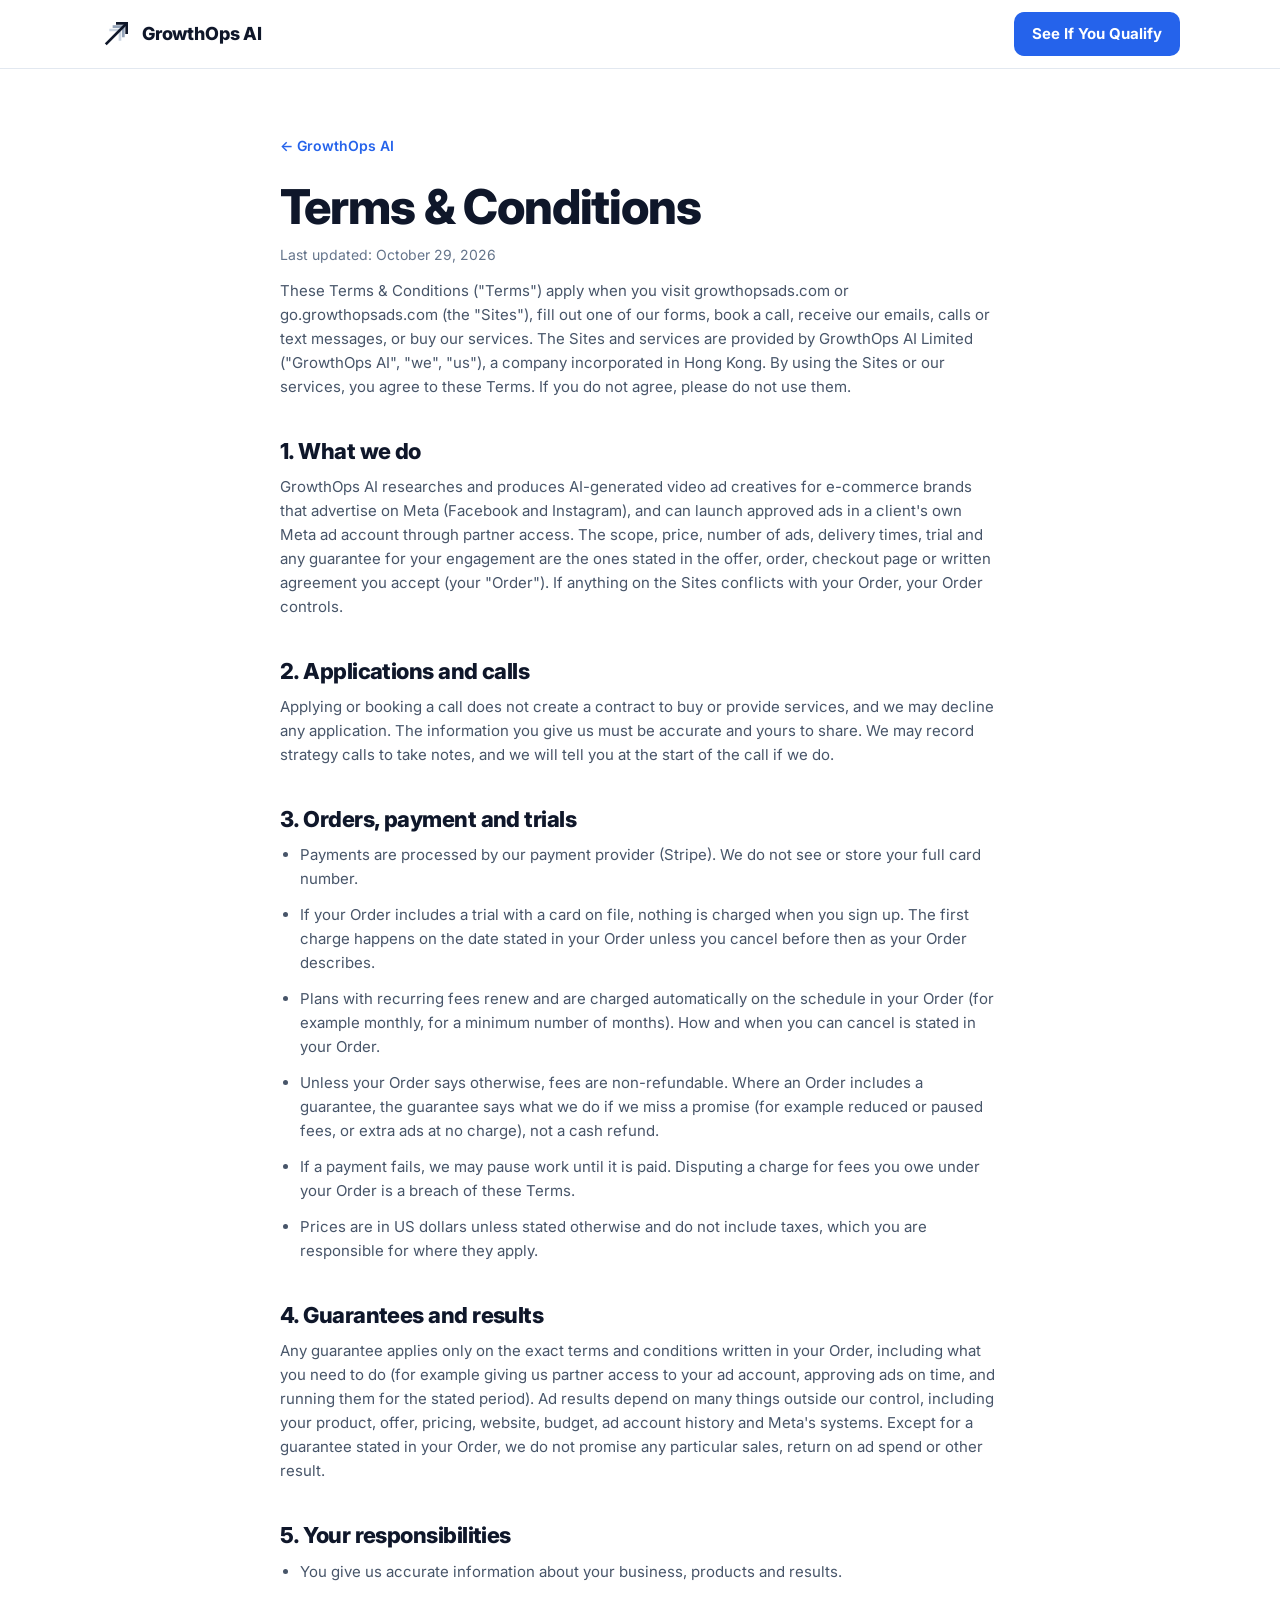
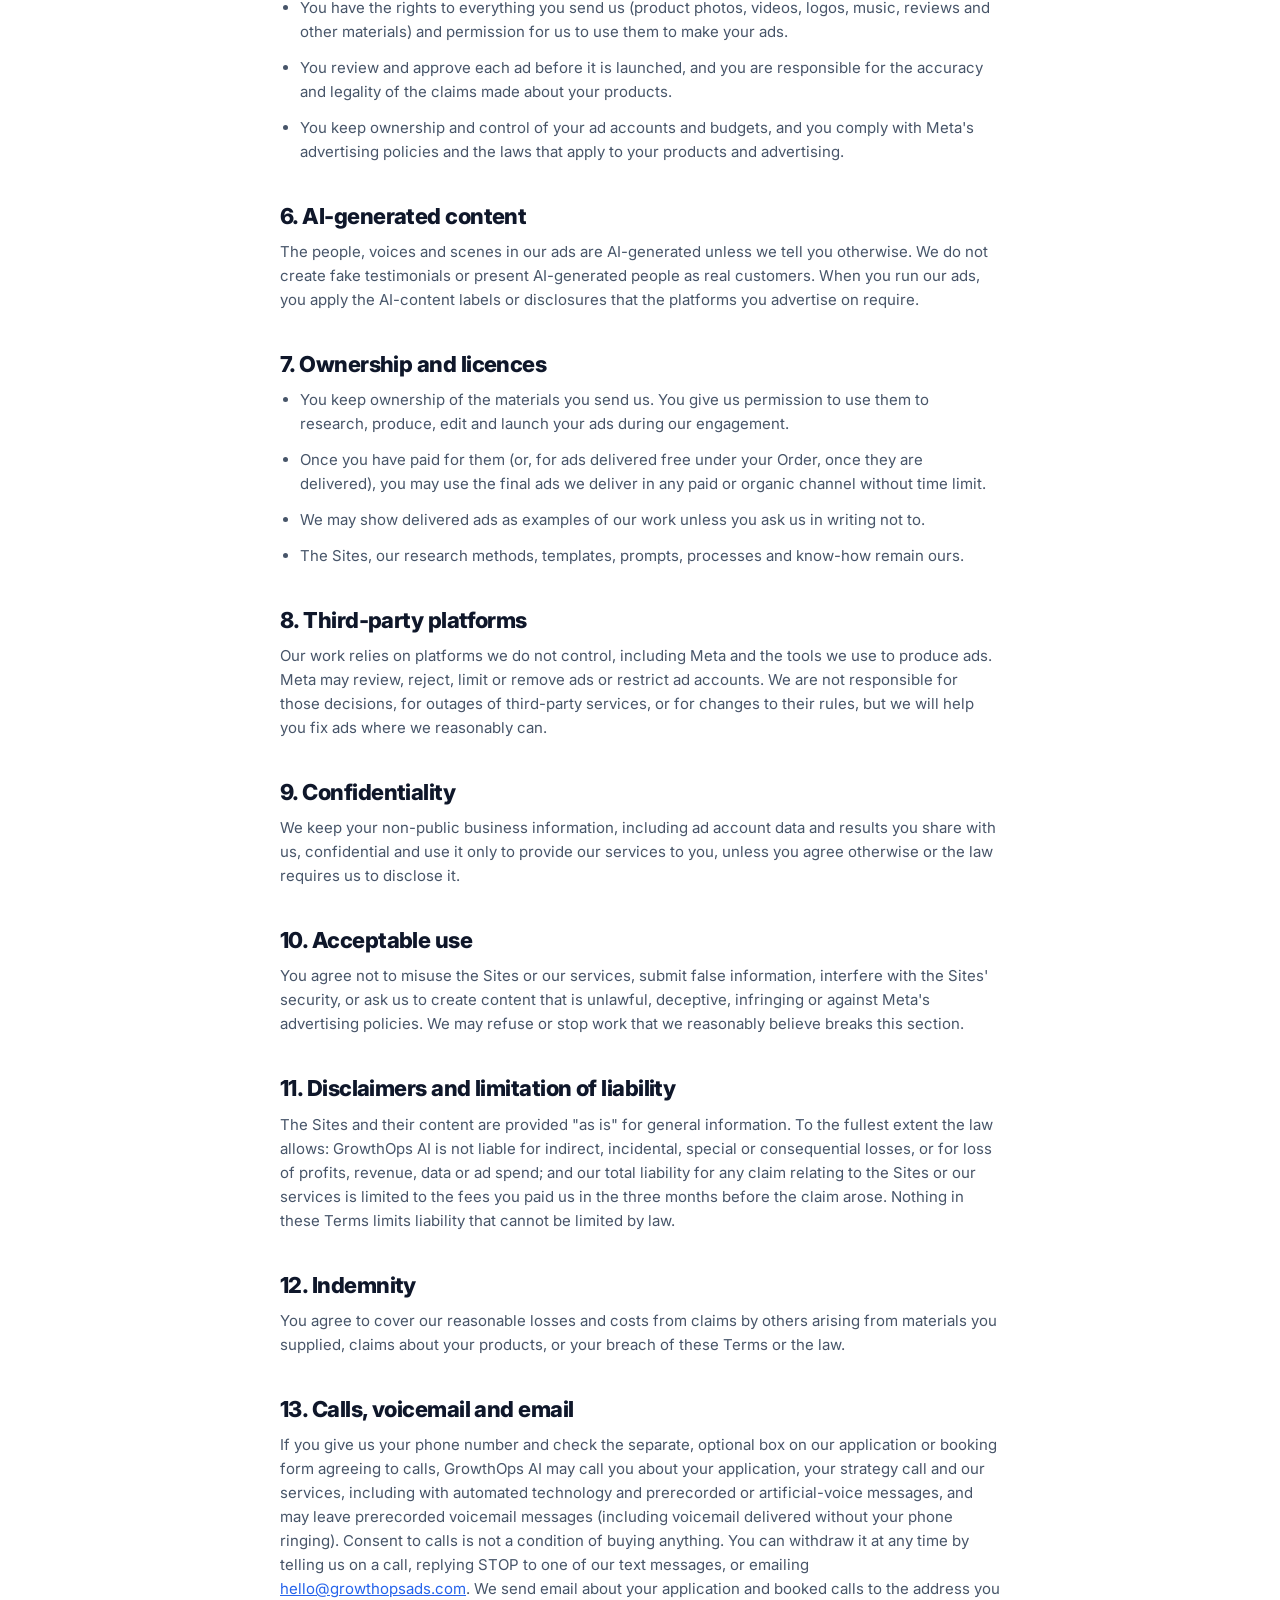
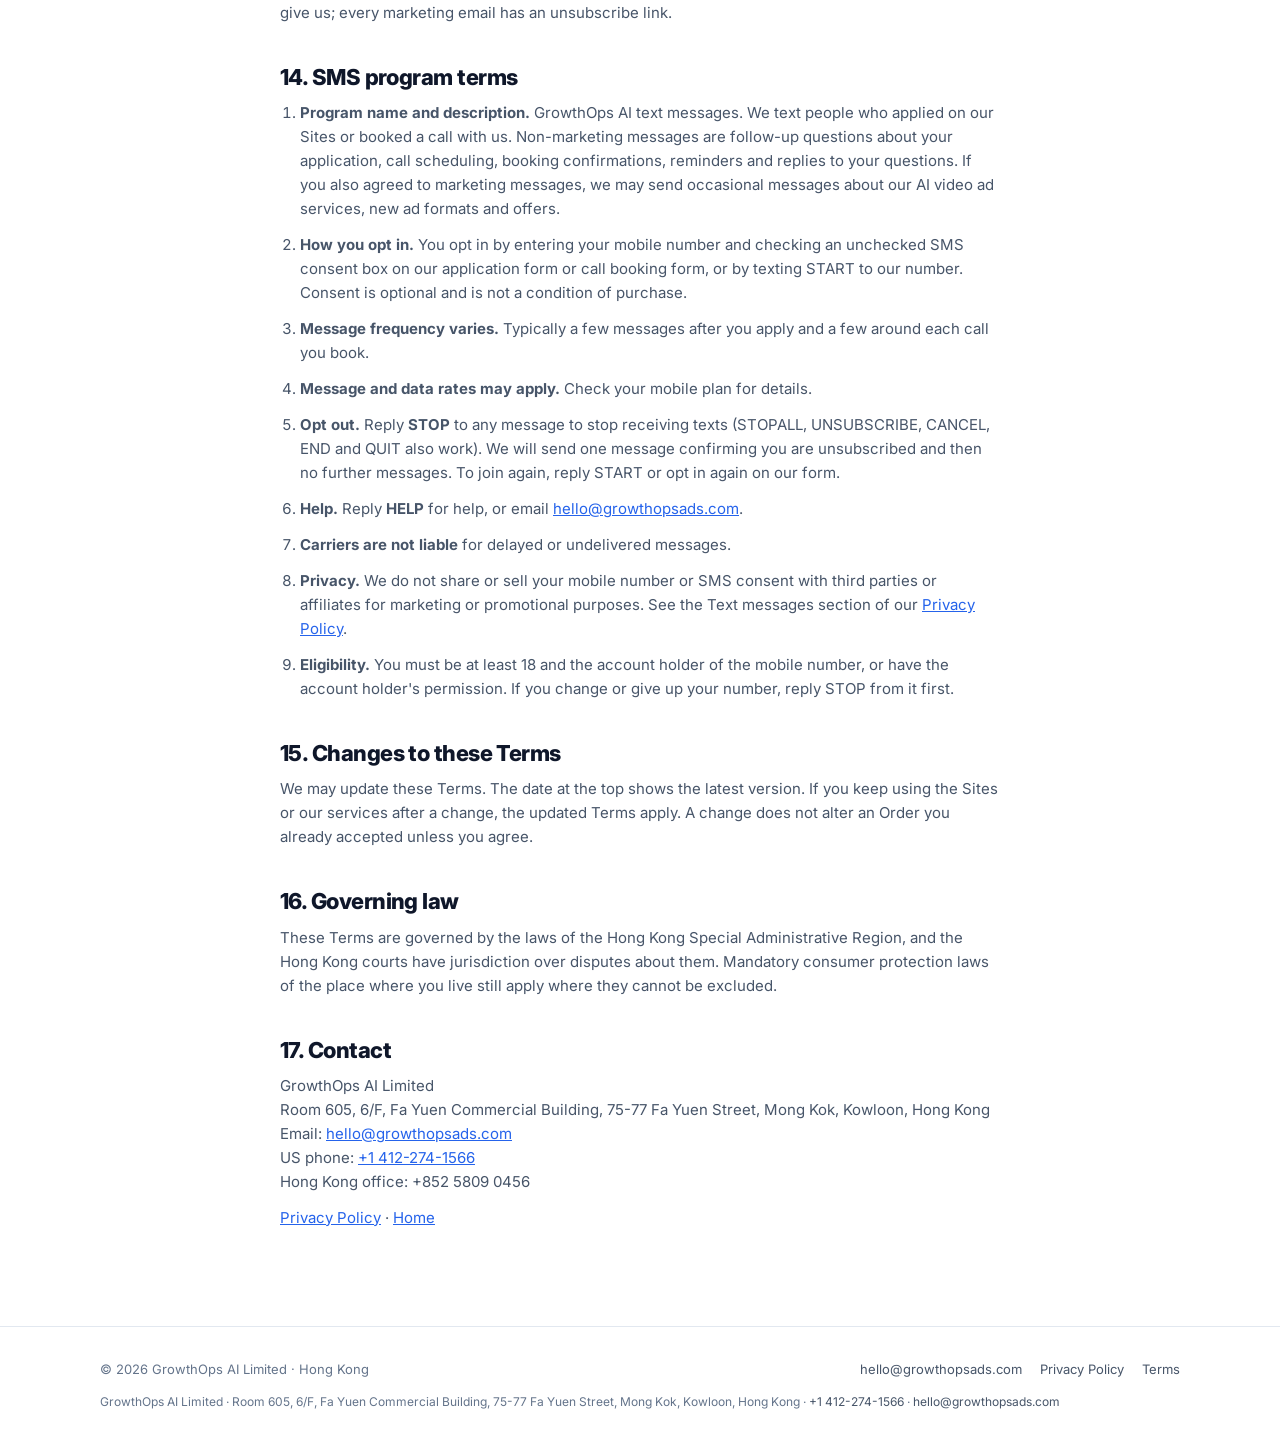
<file: terms.html>
<!doctype html><html lang="en"><head><meta charset="utf-8"><meta name="viewport" content="width=device-width,initial-scale=1"><link rel="icon" href="favicon.ico" sizes="any"><link rel="icon" href="favicon.svg" type="image/svg+xml"><link rel="apple-touch-icon" href="apple-touch-icon.png"><link rel="preconnect" href="https://fonts.googleapis.com"><link href="https://fonts.googleapis.com/css2?family=Inter:wght@400;500;600;700;800&display=swap" rel="stylesheet"><link rel="stylesheet" href="site.css"><title>Terms &amp; Conditions · GrowthOps AI</title></head>
<body>
<header class="nav"><div class="wrap"><a class="brand" href="./"><img src="logo.svg" alt=""><span>GrowthOps AI</span></a><a class="btn btn-sm" href="https://go.growthopsads.com/guarantee-page-7169">See If You Qualify</a></div></header>
<main class="doc">

<a class="back" href="./">← GrowthOps AI</a>
<h1>Terms &amp; Conditions</h1>
<p class="meta">Last updated: October 29, 2026</p>

<p>These Terms &amp; Conditions ("Terms") apply when you visit growthopsads.com or go.growthopsads.com (the "Sites"), fill out one of our forms, book a call, receive our emails, calls or text messages, or buy our services. The Sites and services are provided by GrowthOps AI Limited ("GrowthOps AI", "we", "us"), a company incorporated in Hong Kong. By using the Sites or our services, you agree to these Terms. If you do not agree, please do not use them.</p>

<h2>1. What we do</h2>
<p>GrowthOps AI researches and produces AI-generated video ad creatives for e-commerce brands that advertise on Meta (Facebook and Instagram), and can launch approved ads in a client's own Meta ad account through partner access. The scope, price, number of ads, delivery times, trial and any guarantee for your engagement are the ones stated in the offer, order, checkout page or written agreement you accept (your "Order"). If anything on the Sites conflicts with your Order, your Order controls.</p>

<h2>2. Applications and calls</h2>
<p>Applying or booking a call does not create a contract to buy or provide services, and we may decline any application. The information you give us must be accurate and yours to share. We may record strategy calls to take notes, and we will tell you at the start of the call if we do.</p>

<h2>3. Orders, payment and trials</h2>
<ul>
<li>Payments are processed by our payment provider (Stripe). We do not see or store your full card number.</li>
<li>If your Order includes a trial with a card on file, nothing is charged when you sign up. The first charge happens on the date stated in your Order unless you cancel before then as your Order describes.</li>
<li>Plans with recurring fees renew and are charged automatically on the schedule in your Order (for example monthly, for a minimum number of months). How and when you can cancel is stated in your Order.</li>
<li>Unless your Order says otherwise, fees are non-refundable. Where an Order includes a guarantee, the guarantee says what we do if we miss a promise (for example reduced or paused fees, or extra ads at no charge), not a cash refund.</li>
<li>If a payment fails, we may pause work until it is paid. Disputing a charge for fees you owe under your Order is a breach of these Terms.</li>
<li>Prices are in US dollars unless stated otherwise and do not include taxes, which you are responsible for where they apply.</li>
</ul>

<h2>4. Guarantees and results</h2>
<p>Any guarantee applies only on the exact terms and conditions written in your Order, including what you need to do (for example giving us partner access to your ad account, approving ads on time, and running them for the stated period). Ad results depend on many things outside our control, including your product, offer, pricing, website, budget, ad account history and Meta's systems. Except for a guarantee stated in your Order, we do not promise any particular sales, return on ad spend or other result.</p>

<h2>5. Your responsibilities</h2>
<ul>
<li>You give us accurate information about your business, products and results.</li>
<li>You have the rights to everything you send us (product photos, videos, logos, music, reviews and other materials) and permission for us to use them to make your ads.</li>
<li>You review and approve each ad before it is launched, and you are responsible for the accuracy and legality of the claims made about your products.</li>
<li>You keep ownership and control of your ad accounts and budgets, and you comply with Meta's advertising policies and the laws that apply to your products and advertising.</li>
</ul>

<h2>6. AI-generated content</h2>
<p>The people, voices and scenes in our ads are AI-generated unless we tell you otherwise. We do not create fake testimonials or present AI-generated people as real customers. When you run our ads, you apply the AI-content labels or disclosures that the platforms you advertise on require.</p>

<h2>7. Ownership and licences</h2>
<ul>
<li>You keep ownership of the materials you send us. You give us permission to use them to research, produce, edit and launch your ads during our engagement.</li>
<li>Once you have paid for them (or, for ads delivered free under your Order, once they are delivered), you may use the final ads we deliver in any paid or organic channel without time limit.</li>
<li>We may show delivered ads as examples of our work unless you ask us in writing not to.</li>
<li>The Sites, our research methods, templates, prompts, processes and know-how remain ours.</li>
</ul>

<h2>8. Third-party platforms</h2>
<p>Our work relies on platforms we do not control, including Meta and the tools we use to produce ads. Meta may review, reject, limit or remove ads or restrict ad accounts. We are not responsible for those decisions, for outages of third-party services, or for changes to their rules, but we will help you fix ads where we reasonably can.</p>

<h2>9. Confidentiality</h2>
<p>We keep your non-public business information, including ad account data and results you share with us, confidential and use it only to provide our services to you, unless you agree otherwise or the law requires us to disclose it.</p>

<h2>10. Acceptable use</h2>
<p>You agree not to misuse the Sites or our services, submit false information, interfere with the Sites' security, or ask us to create content that is unlawful, deceptive, infringing or against Meta's advertising policies. We may refuse or stop work that we reasonably believe breaks this section.</p>

<h2>11. Disclaimers and limitation of liability</h2>
<p>The Sites and their content are provided "as is" for general information. To the fullest extent the law allows: GrowthOps AI is not liable for indirect, incidental, special or consequential losses, or for loss of profits, revenue, data or ad spend; and our total liability for any claim relating to the Sites or our services is limited to the fees you paid us in the three months before the claim arose. Nothing in these Terms limits liability that cannot be limited by law.</p>

<h2>12. Indemnity</h2>
<p>You agree to cover our reasonable losses and costs from claims by others arising from materials you supplied, claims about your products, or your breach of these Terms or the law.</p>

<h2 id="communications">13. Calls, voicemail and email</h2>
<p>If you give us your phone number and check the separate, optional box on our application or booking form agreeing to calls, GrowthOps AI may call you about your application, your strategy call and our services, including with automated technology and prerecorded or artificial-voice messages, and may leave prerecorded voicemail messages (including voicemail delivered without your phone ringing). Consent to calls is not a condition of buying anything. You can withdraw it at any time by telling us on a call, replying STOP to one of our text messages, or emailing <a href="mailto:hello@growthopsads.com">hello@growthopsads.com</a>. We send email about your application and booked calls to the address you give us; every marketing email has an unsubscribe link.</p>

<h2 id="sms">14. SMS program terms</h2>
<ol>
<li><strong>Program name and description.</strong> GrowthOps AI text messages. We text people who applied on our Sites or booked a call with us. Non-marketing messages are follow-up questions about your application, call scheduling, booking confirmations, reminders and replies to your questions. If you also agreed to marketing messages, we may send occasional messages about our AI video ad services, new ad formats and offers.</li>
<li><strong>How you opt in.</strong> You opt in by entering your mobile number and checking an unchecked SMS consent box on our application form or call booking form, or by texting START to our number. Consent is optional and is not a condition of purchase.</li>
<li><strong>Message frequency varies.</strong> Typically a few messages after you apply and a few around each call you book.</li>
<li><strong>Message and data rates may apply.</strong> Check your mobile plan for details.</li>
<li><strong>Opt out.</strong> Reply <strong>STOP</strong> to any message to stop receiving texts (STOPALL, UNSUBSCRIBE, CANCEL, END and QUIT also work). We will send one message confirming you are unsubscribed and then no further messages. To join again, reply START or opt in again on our form.</li>
<li><strong>Help.</strong> Reply <strong>HELP</strong> for help, or email <a href="mailto:hello@growthopsads.com">hello@growthopsads.com</a>.</li>
<li><strong>Carriers are not liable</strong> for delayed or undelivered messages.</li>
<li><strong>Privacy.</strong> We do not share or sell your mobile number or SMS consent with third parties or affiliates for marketing or promotional purposes. See the Text messages section of our <a href="privacy.html#sms">Privacy Policy</a>.</li>
<li><strong>Eligibility.</strong> You must be at least 18 and the account holder of the mobile number, or have the account holder's permission. If you change or give up your number, reply STOP from it first.</li>
</ol>

<h2>15. Changes to these Terms</h2>
<p>We may update these Terms. The date at the top shows the latest version. If you keep using the Sites or our services after a change, the updated Terms apply. A change does not alter an Order you already accepted unless you agree.</p>

<h2>16. Governing law</h2>
<p>These Terms are governed by the laws of the Hong Kong Special Administrative Region, and the Hong Kong courts have jurisdiction over disputes about them. Mandatory consumer protection laws of the place where you live still apply where they cannot be excluded.</p>

<h2>17. Contact</h2>
<p>GrowthOps AI Limited<br>Room 605, 6/F, Fa Yuen Commercial Building, 75-77 Fa Yuen Street, Mong Kok, Kowloon, Hong Kong<br>Email: <a href="mailto:hello@growthopsads.com">hello@growthopsads.com</a><br>US phone: <a href="tel:+14122741566">+1 412-274-1566</a><br>Hong Kong office: +852 5809 0456</p>

<p><a href="privacy.html">Privacy Policy</a> · <a href="./">Home</a></p>
</main>
<footer class="foot"><div class="wrap"><div>© 2026 GrowthOps AI Limited · Hong Kong</div><div><a href="mailto:hello@growthopsads.com">hello@growthopsads.com</a><a href="privacy.html">Privacy Policy</a><a href="terms.html">Terms</a></div><div class="addr">GrowthOps AI Limited · Room 605, 6/F, Fa Yuen Commercial Building, 75-77 Fa Yuen Street, Mong Kok, Kowloon, Hong Kong · <a href="tel:+14122741566">+1 412-274-1566</a> · <a href="mailto:hello@growthopsads.com">hello@growthopsads.com</a></div></div></footer>
<script src="https://widgets.leadconnectorhq.com/loader.js" data-resources-url="https://widgets.leadconnectorhq.com/chat-widget/loader.js" data-widget-id="6ae3ae92388cb81c66cb88e7" data-source="WEB_USER"></script>
</body></html>
</file>
<file: site.css>
:root{--bg:#fff;--soft:#F8FAFC;--txt:#0F172A;--mut:#475569;--mut2:#64748B;--line:#E2E8F0;--acc:#2563EB;--acc2:#1D4ED8;--accbg:#EFF6FF;--ff:"Inter",system-ui,-apple-system,"Segoe UI",sans-serif}
*{box-sizing:border-box}
html{scroll-behavior:smooth}
body{margin:0;font-family:var(--ff);color:var(--txt);background:var(--bg);font-size:16px;line-height:1.6;-webkit-font-smoothing:antialiased}
h1,h2,h3{margin:0;font-weight:800;letter-spacing:-.025em;line-height:1.1}
p{margin:0}a{color:inherit}
.wrap{max-width:1120px;margin:0 auto;padding:0 20px}
.nav{position:sticky;top:0;z-index:10;background:rgba(255,255,255,.92);backdrop-filter:blur(12px);-webkit-backdrop-filter:blur(12px);border-bottom:1px solid var(--line)}
.nav .wrap{display:flex;align-items:center;justify-content:space-between;height:68px;gap:16px}
.brand{display:flex;align-items:center;gap:10px;text-decoration:none;font-weight:800;font-size:18px;letter-spacing:-.01em}
.brand img{width:32px;height:32px}
.links{display:flex;gap:28px;font-size:15px;font-weight:500;color:var(--mut)}
.links a{text-decoration:none}.links a:hover{color:var(--txt)}
.btn{display:inline-block;font-weight:700;font-size:16px;padding:14px 26px;border-radius:10px;text-decoration:none;background:var(--acc);color:#fff;box-shadow:0 6px 20px rgba(37,99,235,.25);transition:background .15s}
.btn:hover{background:var(--acc2)}
.btn-sm{padding:10px 18px;font-size:15px;box-shadow:none}
.btn-ghost{background:#fff;color:var(--txt);border:1px solid var(--line);box-shadow:none}
.btn-ghost:hover{background:var(--soft)}
.pill{display:inline-block;background:var(--accbg);color:var(--txt);font-weight:600;font-size:14px;padding:7px 14px;border-radius:999px}
.eyebrow{font-weight:700;font-size:13px;letter-spacing:.12em;text-transform:uppercase;color:var(--acc);margin-bottom:12px}
.hl{color:var(--acc)}
.sec{padding:80px 0;text-align:center}
.sec.soft{background:var(--soft);border-top:1px solid var(--line);border-bottom:1px solid var(--line)}
.sec h2{font-size:clamp(28px,4vw,42px);max-width:24ch;margin:0 auto}
.sec .lead{margin:14px auto 0;color:var(--mut);font-size:17px;max-width:60ch}
.note{margin-top:14px;color:var(--mut2);font-size:13px}
.list{margin:32px auto 0;padding:0;list-style:none;max-width:720px;text-align:left}
.list li{background:#fff;border:1px solid var(--line);border-radius:12px;padding:16px 20px 16px 50px;margin-top:10px;position:relative;color:var(--mut)}
.list li::before{content:"";position:absolute;left:22px;top:24px;width:13px;height:7px;border-left:2.5px solid var(--acc);border-bottom:2.5px solid var(--acc);transform:rotate(-45deg)}
.doc{max-width:760px;margin:0 auto;padding:64px 20px 96px}
.doc h1{font-size:clamp(32px,4.5vw,48px)}
.doc .meta{color:var(--mut2);font-size:14px;margin-top:10px}
.doc h2{font-size:22px;margin-top:40px;scroll-margin-top:84px}
.doc p,.doc li{color:var(--mut);margin-top:12px;font-size:15px}
.doc ul,.doc ol{padding-left:20px;margin:0}
.doc a{color:var(--acc)}
.back{display:inline-block;color:var(--mut);text-decoration:none;font-weight:600;font-size:14px;margin-bottom:24px}
.foot{padding:32px 0;color:var(--mut2);font-size:13px;border-top:1px solid var(--line)}
.foot .wrap{display:flex;justify-content:space-between;flex-wrap:wrap;gap:12px;align-items:center}
.foot a{color:var(--mut);text-decoration:none;margin-left:18px}
.foot .fine{flex-basis:100%;font-size:12px;color:#94A3B8}
.foot .addr{flex-basis:100%;font-size:12px}
.foot .addr a{margin-left:0}
@media(max-width:760px){.links{display:none}}
</file>
